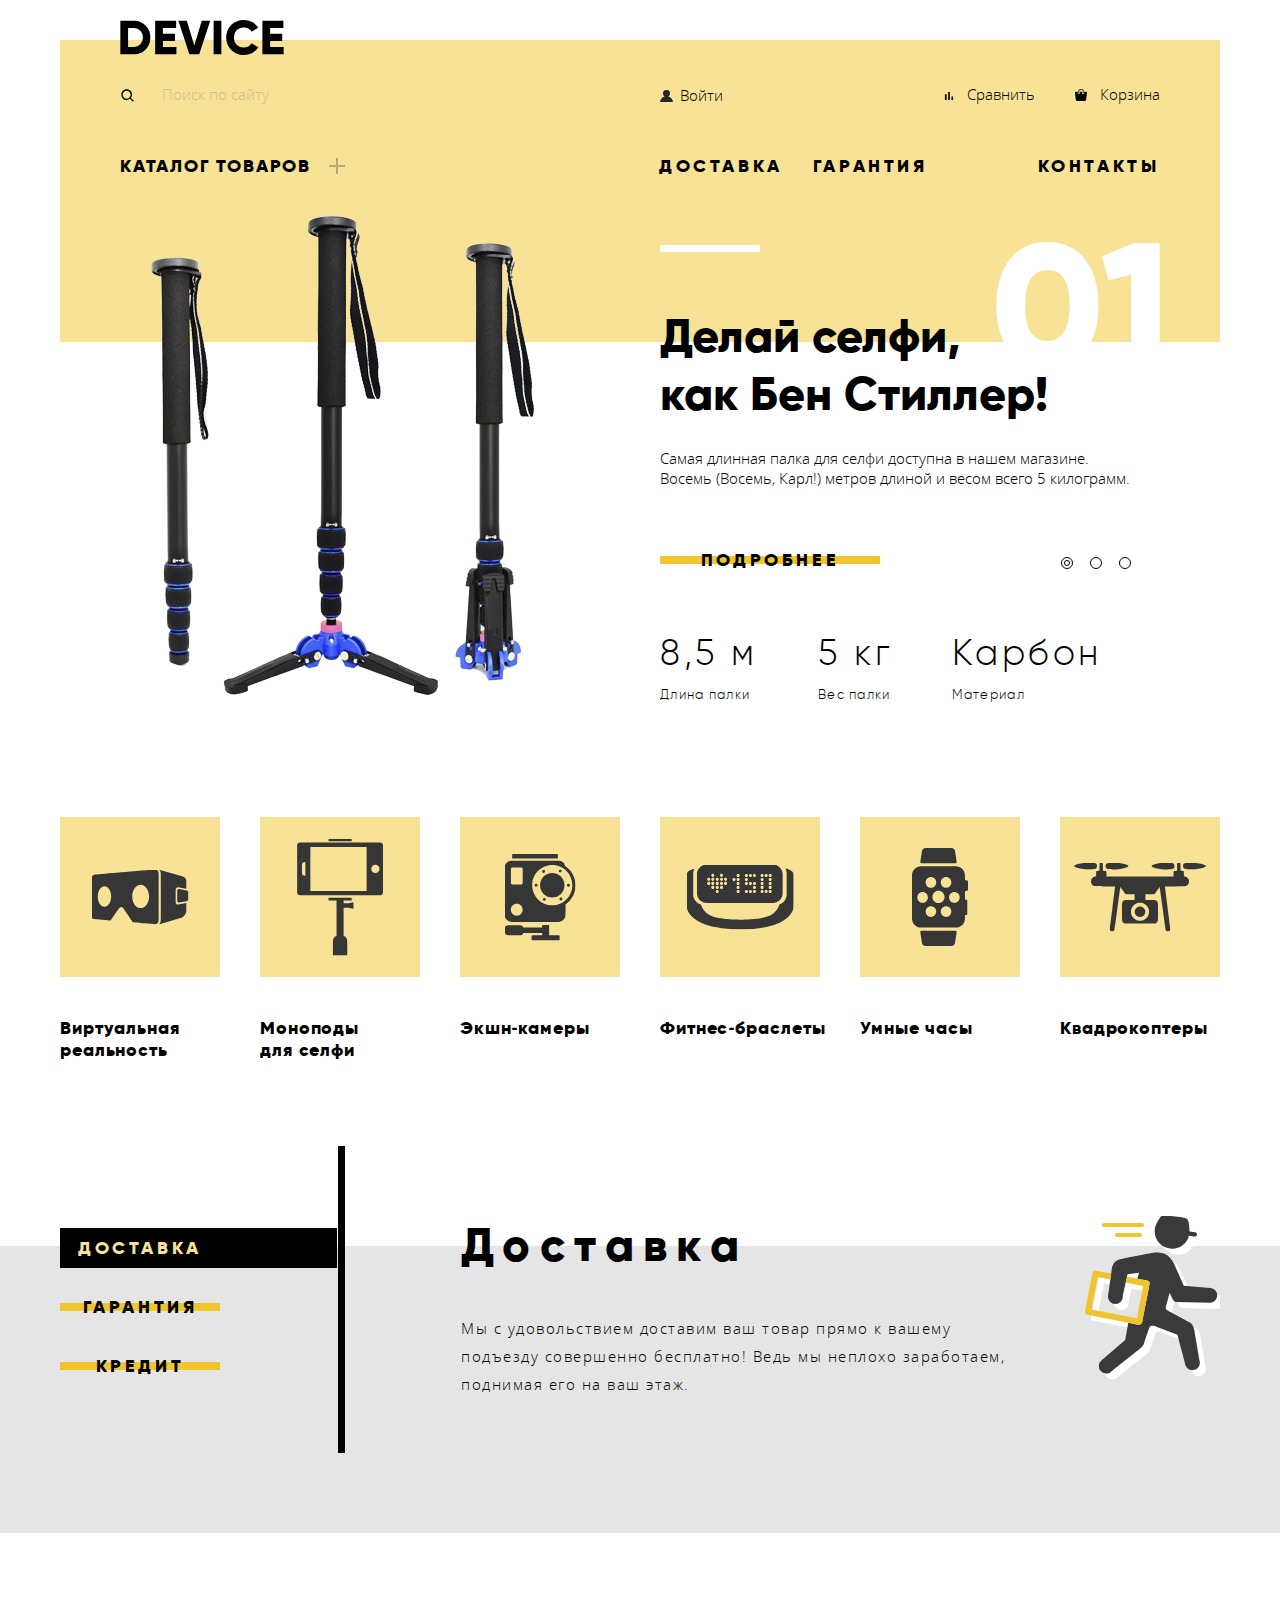
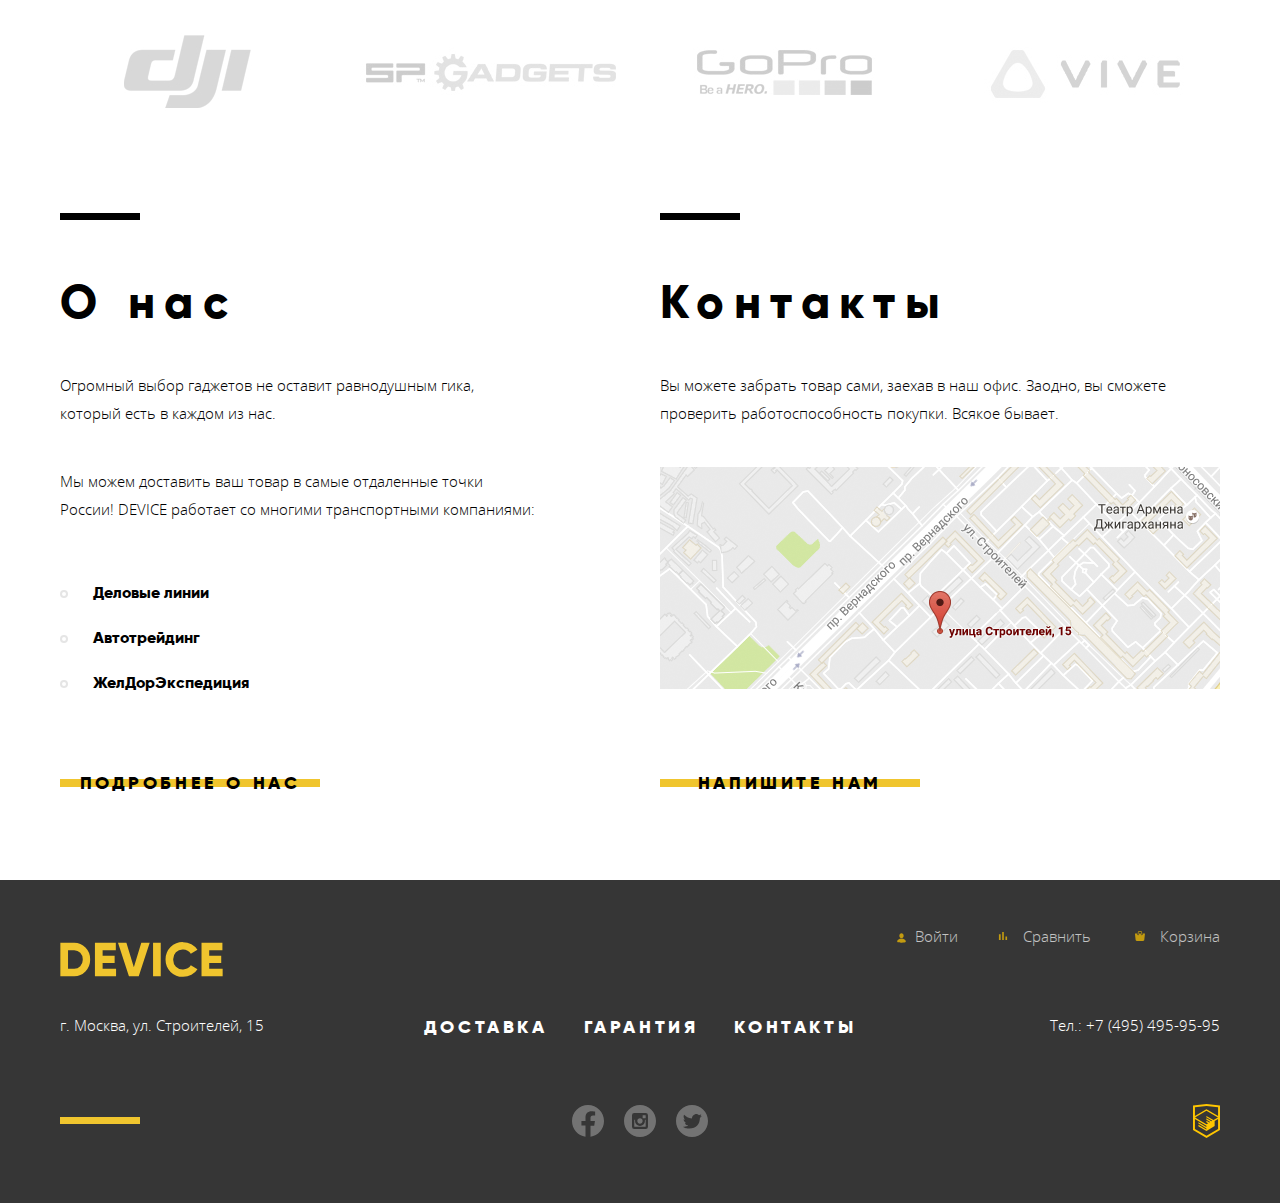
<file: index.html>
<!DOCTYPE html>
<html class="page" lang="ru">
  <head>
    <meta charset="utf-8">
    <title>Девайс</title>
    <link rel="stylesheet" href="css/normalize.css">
    <link rel="stylesheet" href="css/min.styles.css">
  </head>
  <body class="page-body">
    <header class="main-header container">
      <a class="logo header__logo">
        <img class="logo__img" src="img/logo-device.svg" width="164" height="35" alt="Логотип Девайс">
      </a>
      <div class="header-links-wrapper">
        <form class="search-form" action="https://echo.htmlacademy.ru" method="post" aria-label="Поиск по сайту" autocomplete="off">
          <label for="search">
            <img class="search__img" src="img/search.svg" width="16" height="16" alt="Поиск по сайту">
          </label>
          <input class="input-search" type="search" name="query" id="search" placeholder="Поиск по сайту">
          <button class="button-search" type="submit">Найти</button>
        </form>
        <div class="user-menu header__user-menu">
          <a class="user-menu__link user-menu__link_login login_header user-menu__link_header" href="blank.html">Войти</a>
        </div>
        <div class="product-actions header__product-actions">
          <a class="product-actions__link product-actions__link_compare compare_header " href="blank.html">Cравнить</a>
          <a class="product-actions__link product-actions__link_cart cart_header" href="blank.html">Корзина</a>
        </div>
      </div>
      <nav class="navigation">
        <ul class="site-menu header__site-menu">
          <li class="site-menu__item header__catalog-item">
            <a class="site-menu__link site-menu__item_submenu" href="catalog.html">Каталог товаров</a>
            <ul class="submenu">
              <li class="submenu__item">
                <a class="submenu__link" href="catalog.html">Виртуальная реальность</a>
                <a class="submenu__link" href="catalog.html">Моноподы для селфи</a>
                <a class="submenu__link" href="catalog.html">Экшн-камеры</a>
              </li>
              <li class="submenu__item">
                <a class="submenu__link" href="catalog.html">Фитнес-браслеты</a>
                <a class="submenu__link" href="catalog.html">Умные часы</a>
              </li>
              <li class="submenu__item">
                <a class="submenu__link" href="catalog.html">Квадрокоптер</a>
              </li>
            </ul>
          </li>
          <li class="site-menu__item">
            <a class="site-menu__link header__delivery-link" href="blank.html">Доставка</a>
          </li>
          <li class="site-menu__item">
            <a class="site-menu__link header__warranty-link" href="blank.html">Гарантия</a>
          </li>
          <li class="site-menu__item header__contacts-link">
            <a class="site-menu__link" href="blank.html">Контакты</a>
          </li>
        </ul>
      </nav>
    </header>
    <main>
      <h1 class="visually-hidden">
        Главная страница интернет-магазина техники Device
      </h1>
      <section class="promo container">
        <h2 class="visually-hidden">Промо-товары</h2>
        <ul class="promo-slider">
          <li class="promo-slider__item slider_current">
            <h3 class="visually-hidden">Селфи палка</h3>
            <div class="promo-slider__img-wrapper">
              <img class="promo-slider__img" src="img/slider-1.png" width="384" height="486" alt="Cелфи палка со штативом и без него">
            </div>
            <div class="promo-slider__description">
            <div class="promo-slide__number">01</div>
              <p class="slogan">
                <em>
                    Делай селфи,<br>
                    как Бен Стиллер!
                </em>
              </p>
              <p class="promo-slider__text">
                Самая длинная палка для селфи доступна в нашем магазине.
                Восемь (Восемь, Карл!) метров длиной и весом всего 5 килограмм.
              </p>
              <button class="promo-slider__button button-common">Подробнее</button>
              <ul class="profile">
                <li class="profile__item">
                  <p class="profile__value">8,5 м</p>
                  <p class="profile__header">Длина палки</p>
                </li>
                <li class="profile__item">
                  <p class="profile__value">5 кг</p>
                  <p class="profile__header">Вес палки</p>
                </li>
                <li class="profile__item">
                  <p class="profile__value">Карбон</p>
                  <p class="profile__header">Материал</p>
                </li>
              </ul>
            </div>
          </li>
          <li class="promo-slider__item">
            <h3 class="visually-hidden">Фитнес-браслет</h3>
            <div class="promo-slider__img-wrapper">
              <img class="promo-slider__img" src="img/slider-2.png" width="345" height="483" alt="Браслет с надписью я вижу, что ты снова ешь">
            </div>
            <div class="promo-slider__description">
            <div class="promo-slide__number">02</div>
              <p class="slogan">
                <em>
                  Худеем<br>
                  правильно!
                </em>
              </p>
              <p class="promo-slider__text">
                Мотивирующие фитнес-браслеты помогут найти в себе силы
                не пропускать занятия и соблюдать диету.
              </p>
              <button class="promo-slider__button button-common">Подробнее</button>
              <ul class="profile">
                <li class="profile__item">
                  <p class="profile__value">48 часов</p>
                  <p class="profile__header">без подзарядки</p>
                </li>
              </ul>
            </div>
          </li>
          <li class="promo-slider__item">
            <h3 class="visually-hidden">Квадрокоптер</h3>
            <div class="promo-slider__img-wrapper">
              <img class="promo-slider__img" src="img/slider-3.png" width="526" height="334" alt="Квадрокоптер с лазером из объектива">
            </div>
            <div class="promo-slider__description">
            <div class="promo-slide__number">03</div>
              <p class="slogan">
                <em>
                  Порхает как бабочка,<br>
                  жалит как пчела!
                </em>
              </p>
              <p class="promo-slider__text">
                Этот обычный, на первый взгляд, квадрокоптер оснащен
                мощным лазером, замаскированным под стандартную камеру.
              </p>
              <button class="promo-slider__button button-common">Подробнее</button>
              <ul class="profile">
                <li class="profile__item">
                  <p class="profile__value">800 м</p>
                  <p class="profile__header">Дальность полета</p>
                </li>
                <li class="profile__item">
                  <p class="profile__value">50 м</p>
                  <p class="profile__header">Радиус поражения</p>
                </li>
              </ul>
            </div>
          </li>
        </ul>
        <ul class="slider-controls">
          <li class="slider-controls__item">
            <button class="slider-controls__button button_current" type="button" aria-label="Первый слайд"></button>
          </li>
          <li class="slider-controls__item">
            <button class="slider-controls__button" type="button" aria-label="Второй слайд"></button>
          </li>
          <li class="slider-controls__item">
            <button class="slider-controls__button" type="button" aria-label="Третий слайд"></button>
          </li>
        </ul>
      </section>
      <section class="container">
        <h2 class="visually-hidden">Популярные-категории</h2>
        <ul class="popular">
          <li class="popular__item">
            <a class="popular__link" href="catalog.html">
              <div class="popular__wrapper">
                <img class="popular__img" src="img/popular-1.svg" width="97" height="55" alt="Иконка оки виртуальной реальности">
              </div>
              <h3 class="popular__header">Виртуальная реальность</h3>
            </a>
          </li>
          <li class="popular__item">
            <a class="popular__link" href="catalog.html">
              <div class="popular__wrapper">
                <img class="popular__img" src="img/popular-2.svg" width="86" height="117" alt="Иконка монопода со смартфоном">
              </div>
              <h3 class="popular__header">Моноподы для селфи</h3>
            </a>
          </li>
          <li class="popular__item">
            <a class="popular__link" href="catalog.html">
              <div class="popular__wrapper">
                <img class="popular__img" src="img/popular-3.svg" width="71" height="87" alt="Иконка экшн-камеры">
              </div>
              <h3 class="popular__header">Экшн&#8209;камеры</h3>
            </a>
          </li>
          <li class="popular__item">
            <a class="popular__link" href="catalog.html">
              <div class="popular__wrapper">
                <img class="popular__img" src="img/popular-4.svg" width="107" height="65" alt="Иконка фитнес браслета">
              </div>
              <h3 class="popular__header">Фитнес&#8209;браслеты</h3>
            </a>
          </li>
          <li class="popular__item">
            <a class="popular__link" href="catalog.html">
              <div class="popular__wrapper">
                <img class="popular__img" src="img/popular-5.svg" width="56" height="98" alt="Иконка умных часов">
              </div>
              <h3 class="popular__header">Умные часы</h3>
            </a>
          </li>
          <li class="popular__item">
            <a class="popular__link" href="catalog.html">
              <div class="popular__wrapper">
                <img class="popular__img" src="img/popular-6.svg" width="132" height="69" alt="Иконка квпдракоптера">
              </div>
              <h3 class="popular__header">Квадрокоптеры</h3>
            </a>
          </li>
        </ul>
      </section>
      <section class="services">
        <div class="container services-wraper">
          <h2 class="visually-hidden">Сервисы</h2>
          <ul class="service_triggers">
            <li class="services__item">
              <button class="services__button button-common services__button_active">Доставка</button>
            </li>
            <li class="services__item">
              <button class="services__button button-common">Гарантия</button>
            </li>
            <li class="services__item">
              <button class="services__button button-common">Кредит</button>
            </li>
          </ul>
          <ul class="services__tabs">
            <li id="delivery" class="tab__item tab_current">
              <h3 class="tab__header">Доставка</h3>
              <p class="tab__text">
                Мы с удовольствием доставим ваш товар прямо к вашему
                подъезду совершенно бесплатно! Ведь мы неплохо
                заработаем, поднимая его на ваш этаж.
              </p>
            </li>
            <li id="warranty" class="tab__item">
              <h3 class="tab__header">Гарантия</h3>
              <p class="tab__text">
                Если из-за возгорания купленного у нас товара у вас сгорит дом —
                не переживайте, мы выдадим вам новый.
                Товар, не дом, конечно же.
              </p>
            </li>
            <li id="credit" class="tab__item">
            <h3 class="tab__header">Кредит</h3>
            <p class="tab__text">
              Залезть в долговую яму стало проще! Кредитные консультанты
              подберут для вас наиболее выгодные
              условия кредита. Выгодные для нашего банка, разумеется.
            </p>
          </li>
          </ul>
        </div>
      </section>
      <section class="container">
        <h2 class="visually-hidden">Бренды</h2>
        <ul class="brands flexbox">
          <li class="brands__item">
            <a class="brands__link" target="_blank" href="https://www.dji.com/">
              <img class="brands__img" src="img/dji.jpg" width="260" height="100" alt="Логотип фирмы DJI">
            </a>
          </li>
          <li class="brands__item">
            <a class="brands__link" target="_blank" href="http://www.sp-gadgets.com/">
              <img class="brands__img" src="img/sp-gadgets.jpg" width="260" height="100" alt="Логотип фирмы SP Gadgets">
            </a>
          </li>
          <li class="brands__item">
            <a class="brands__link" target="_blank" href="https://gopro.com/">
              <img class="brands__img" src="img/gopro.jpg" width="260" height="100" alt="Логотип фирмы GoPro">
            </a>
          </li>
          <li class="brands__item">
            <a class="brands__link" target="_blank" href="https://www.vive.com/">
              <img class="brands__img" src="img/vive.jpg" width="260" height="100" alt="Логотип фирмы Vive">
            </a>
          </li>
        </ul>
      </section>
      <div class="info-wrapper container flexbox">
        <section class="about-us">
        <h2 class="info-header">О нас</h2>
        <p class="advantages__item">
          Огромный выбор гаджетов не оставит равнодушным гика,
          который есть в каждом из нас.
        </p>
        <p class="advantages__item">
          Мы можем доставить ваш товар в самые отдаленные точки
          России! DEVICE работает со многими транспортными компаниями:
        </p>
        <ul class="company-list">
          <li class="company-list__item"><b>Деловые линии</b></li>
          <li class="company-list__item"><b>Автотрейдинг</b></li>
          <li class="company-list__item"><b>ЖелДорЭкспедиция</b></li>
        </ul>
        <a class="button-common about-us__button" href="blank.html"><span>подробнее о нас</span></a>
      </section>
        <section class="contacts">
        <h2 class="info-header">Контакты</h2>
        <p class="advantages__item">
          Вы можете забрать товар сами, заехав в наш офис.
          Заодно, вы сможете проверить работоспособность покупки. Всякое бывает.
        </p>
        <a class="map__show" href="map.html" aria-label="Перейти на yandex карты">
          <img src="img/map.png" width="560" height="222" alt="Карта с маркером Москва улица Строителй 15">
        </a>
        <a class="button-common contact__button contact__show" href="writeus.html"><span>напишите нам</span></a>
      </section>
      </div>
    </main>
    <footer class="main-footer">
      <div class="container">
        <div class="footer-wrapper-top flexbox">
          <a class="logo footer__logo">
            <span class="visually-hidden">Логотип Девайс</span>
            <svg  width="163" height="35" xmlns="http://www.w3.org/2000/svg" viewBox="0 0 164 35">
              <path d="m0.35 0.7v33.6h13.532a15.723 15.723 0 0 0 11.72-4.824 16.464 16.464 0 0 0 4.712-11.976 16.465 16.465 0 0 0-4.712-11.976 15.723 15.723 0 0 0-11.72-4.824zm7.733 26.208v-18.819h5.8a8.648 8.648 0 0 1 6.5 2.568 9.412 9.412 0 0 1 2.489 6.84 9.41 9.41 0 0 1-2.489 6.84 8.646 8.646 0 0 1-6.5 2.568h-5.8zm34.8-5.952h12.082v-7.3h-12.086v-5.567h13.291v-7.389h-21.024v33.6h21.265v-7.392h-13.532v-5.952zm36.343 13.344 11.019-33.6h-8.458l-7.491 24.72-7.491-24.72h-8.457l11.019 33.6zm14.4 0h7.733v-33.6h-7.733zm38.615-1.416a15.514 15.514 0 0 0 6.041-5.688l-6.67-3.84a7.488 7.488 0 0 1-3.165 3.024 9.874 9.874 0 0 1-4.664 1.1 9.594 9.594 0 0 1-7.177-2.736 9.907 9.907 0 0 1-2.682-7.248 9.908 9.908 0 0 1 2.682-7.248 9.594 9.594 0 0 1 7.177-2.736 9.914 9.914 0 0 1 4.64 1.08 7.6 7.6 0 0 1 3.189 3.048l6.67-3.84a15.881 15.881 0 0 0-6.09-5.688 17.419 17.419 0 0 0-8.409-2.088 17.12 17.12 0 0 0-17.592 17.472 17.12 17.12 0 0 0 17.589 17.476 17.519 17.519 0 0 0 8.458-2.088zm17.881-11.928h12.082v-7.3h-12.085v-5.567h13.29v-7.389h-21.022v33.6h21.264v-7.392h-13.532v-5.952z" fill="#F0C52E"/>
            </svg>
          </a>
          <div class="footer-links-wrapper flexbox">
            <div class="user-menu">
              <a class="user-menu__link user-menu__link_login guest_footer user-menu__link_footer"
                 href="blank.html">Войти</a>
            </div>
            <div class="product-actions">
              <a class="product-actions__link product-actions__link_compare compare_footer product-actions__link_footer"
                 href="blank.html">Cравнить</a>
              <a class="product-actions__link product-actions__link_cart cart_footer product-actions__link_footer"
                 href="blank.html">Корзина</a>
            </div>
          </div>
        </div>
        <div class="footer-wrapper-middle flexbox">
          <address class="address">
            г. Москва, ул. Строителей, 15
          </address>
          <nav class="navigation">
            <ul class="site-menu footer__site-menu">
              <li class="site-menu__item site-menu__item_footer">
                <a class="site-menu__link " href="blank.html">Доставка</a>
              </li>
              <li class="site-menu__item site-menu__item_footer">
                <a class="site-menu__link" href="blank.html">Гарантия</a>
              </li>
              <li class="site-menu__item site-menu__item_footer">
                <a class="site-menu__link" href="blank.html">Контакты</a>
              </li>
            </ul>
          </nav>
          <div class="phone-wrapper">
            <a class="phone" href="tel:+74954959595">
              Тел.: +7 (495) 495-95-95
            </a>
          </div>
        </div>
        <div class="footer-wrapper-bottom flexbox">
          <section class="social">
            <h2 class="visually-hidden">Социальные сети</h2>
            <ul class="social-list flexbox">
              <li class="social__item">
                <a class="social__link" target="_blank" href="https://www.facebook.com/">
                  <img src="img/fb.svg" width="32" height="32" alt="Фейсбук">
                </a>
              </li>
              <li class="social__item">
                <a class="social__link" target="_blank" href="https://www.instagram.com/">
                  <img src="img/instagram.svg" width="32" height="32" alt="Инстаграм">
                </a>
              </li>
              <li class="social__item">
                <a class="social__link" target="_blank" href="https://twitter.com/">
                  <img src="img/twitter.svg" width="32" height="32" alt="Твиттер">
                </a>
              </li>
          </ul>
          </section>
          <div class="html-academy-wrapper">
            <a class="html-academy" target="_blank" href="https://htmlacademy.ru/intensive/htmlcss" aria-label="Перейти на сайт 'htmlacademy.ru'">
              <img src="img/logo-html.svg" width="27" height="34" alt="HTML Academy">
            </a>
          </div>
        </div>
      </div>
    </footer>
    <section class="modal-contact">
      <h2 class="visually-hidden">Форма обратной связи</h2>
      <form class="contact-form" action="https://echo.htmlacademy.ru" method="post">
        <p class="contact-form__field">
          <label class="modal-contact__label" for="contact-name">Ваше имя:</label>
          <input class="base-field name" type="text" name="name" id="contact-name" placeholder="Имя Фамилия">
        </p>
        <p class="contact-form__field">
          <label class="modal-contact__label" for="contact-email">Ваш e-mail:</label>
          <input class="base-field email" type="email" name="email" id="contact-email" placeholder="email@example.com">
        </p>
        <p class="contact-form__field">
          <label  class="modal-contact__label" for="contact-message">Текст письма:</label>
          <textarea class="base-field message" name="message" rows="9" id="contact-message" placeholder="В свободной форме"></textarea>
        </p>
        <button class="button-common modal-contact__submit" type="submit">Отправить</button>
      </form>
      <button class="modal-contact__close" type="button" aria-label="Закрыть форму обратной связи"></button>
    </section>
    <section class="modal-map">
      <h2 class="visually-hidden">Как до нас добраться</h2>
      <iframe class="modal-map__iframe" src="https://www.google.com/maps/embed?pb=!1m18!1m12!1m3!1d1124.5350115390638!2d37.53049239862306!3d55.68777033966506!2m3!1f0!2f0!3f0!3m2!1i1024!2i768!4f13.1!3m3!1m2!1s0x46b54cf65f5c8955%3A0x694710ccd55501e!2sUlitsa%20Stroiteley%2C%2015%2C%20Moskva%2C%20119311!5e0!3m2!1sen!2sru!4v1593605683647!5m2!1sen!2sru" width="960" height="560"  allowfullscreen="" aria-hidden="false" tabindex="0"></iframe>
      <img class="modal-map__img" src="img/map-big.png" width="960" height="560" alt="Карта с маркером Москва улица Строителй 15">
      <button class="modal-map__close" type="button" aria-label="Закрыть карту"></button>
    </section>
  <script src="js/min.javascript.js"></script>
  </body>
</html>
</file>
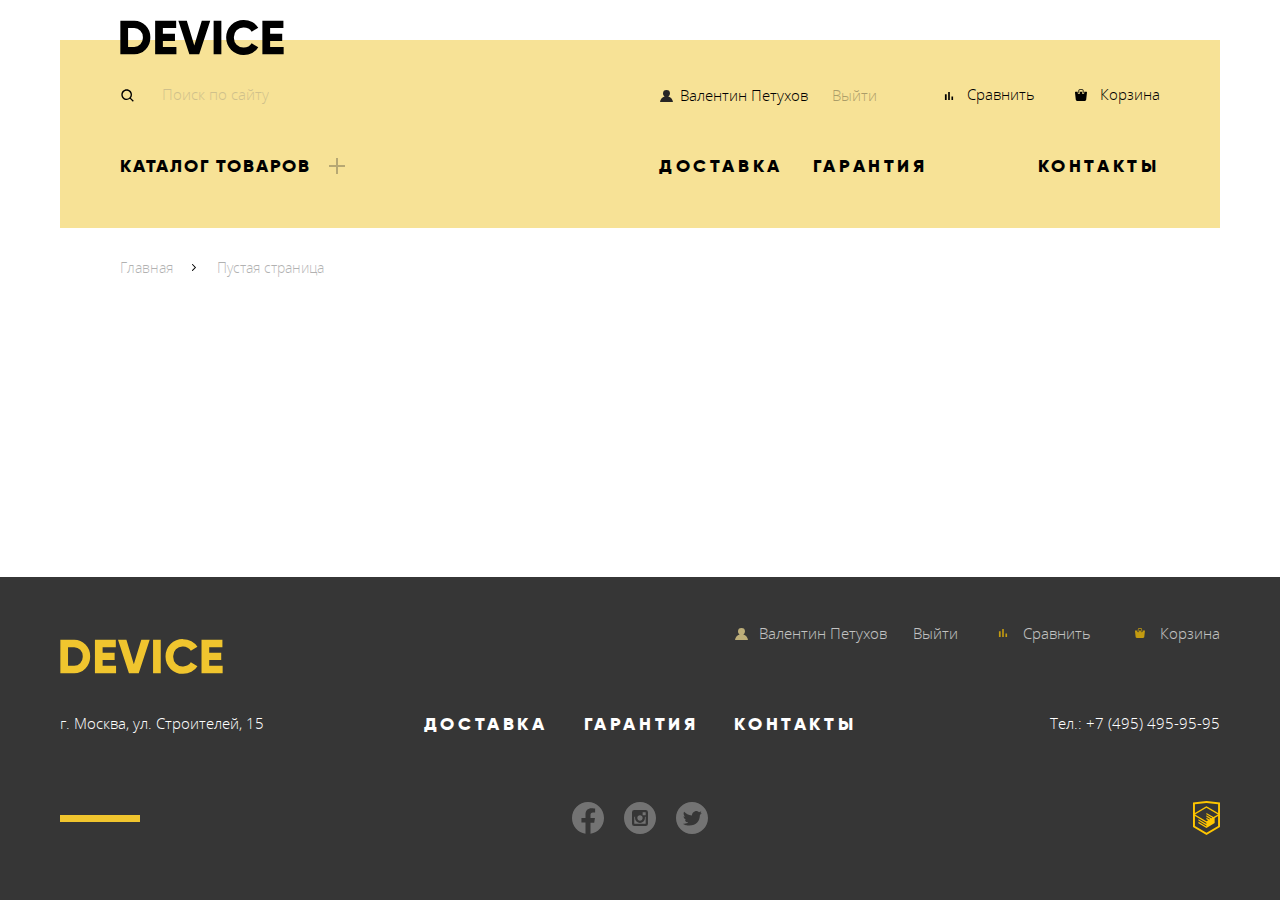
<file: blank.html>
<!DOCTYPE html>
<html class="page" lang="ru">
  <head>
    <meta charset="utf-8">
    <title>Девайс</title>
    <link rel="stylesheet" href="css/normalize.css">
    <link rel="stylesheet" href="css/styles.css">
  </head>
  <body class="page-body">
    <header class="main-header container">
      <a class="logo header__logo logo_interactive" href="index.html">
        <img class="logo__img" src="img/logo-device.svg" width="164" height="35" alt="Логотип Девайс">
      </a>
      <div class="header-links-wrapper">
        <form class="search-form" action="https://echo.htmlacademy.ru" method="post" aria-label="Поиск по сайту" autocomplete="off">
          <label for="search">
            <img class="search__img" src="img/search.svg" width="16" height="16" alt="Поиск по сайту">
          </label>
          <input class="input-search" type="search" name="query" id="search" placeholder="Поиск по сайту">
          <button class="button-search" type="submit">Найти</button>
        </form>
        <div class="user-menu header__user-menu">
          <a class="user-menu__link user-menu__link_login login_header user-menu__link_header" href="blank.html">Валентин Петухов</a>
          <a class="user-menu__link logout-header " href="#">Выйти</a>
        </div>
        <div class="product-actions header__product-actions">
          <a class="product-actions__link product-actions__link_compare compare_header " href="blank.html">Cравнить</a>
          <a class="product-actions__link product-actions__link_cart cart_header" href="blank.html">Корзина</a>
        </div>
      </div>
      <nav class="navigation">
        <ul class="site-menu header__site-menu">
          <li class="site-menu__item header__catalog-item">
            <a class="site-menu__link site-menu__item_submenu" href="catalog.html">Каталог товаров</a>
            <ul class="submenu">
              <li class="submenu__item">
                <a class="submenu__link" href="catalog.html">Виртуальная реальность</a>
                <a class="submenu__link" href="catalog.html">Моноподы для селфи</a>
                <a class="submenu__link" href="catalog.html">Экшн-камеры</a>
              </li>
              <li class="submenu__item">
                <a class="submenu__link" href="catalog.html">Фитнес-браслеты</a>
                <a class="submenu__link" href="catalog.html">Умные часы</a>
              </li>
              <li class="submenu__item">
                <a class="submenu__link" href="catalog.html">Квадрокоптеры</a>
              </li>
            </ul>
          </li>
          <li class="site-menu__item">
            <a class="site-menu__link header__delivery-link" href="blank.html">Доставка</a>
          </li>
          <li class="site-menu__item">
            <a class="site-menu__link header__warranty-link" href="blank.html">Гарантия</a>
          </li>
          <li class="site-menu__item header__contacts-link">
            <a class="site-menu__link" href="blank.html">Контакты</a>
          </li>
        </ul>
      </nav>
    </header>
    <main>
      <section class="container">
        <h1 class="visually-hidden">
        Пустая страница
        </h1>
        <ul class="breadcrumbs">
          <li class="breadcrumbs__item">
            <a class="breadcrumbs__link" href="index.html">Главная</a>
          <li class="breadcrumbs__item">
            <a class="breadcrumbs__link" href="#">Пустая страница</a>
          </li>
        </ul>
      </section>
    </main>
    <footer class="main-footer">
      <div class="container">
        <div class="footer-wrapper-top flexbox">
          <a class="logo footer__logo logo_interactive" href="index.html">
            <span class="visually-hidden">Логотип Девайс</span>
            <svg  width="163" height="35" xmlns="http://www.w3.org/2000/svg" viewBox="0 0 164 35">
              <path d="m0.35 0.7v33.6h13.532a15.723 15.723 0 0 0 11.72-4.824 16.464 16.464 0 0 0 4.712-11.976 16.465 16.465 0 0 0-4.712-11.976 15.723 15.723 0 0 0-11.72-4.824zm7.733 26.208v-18.819h5.8a8.648 8.648 0 0 1 6.5 2.568 9.412 9.412 0 0 1 2.489 6.84 9.41 9.41 0 0 1-2.489 6.84 8.646 8.646 0 0 1-6.5 2.568h-5.8zm34.8-5.952h12.082v-7.3h-12.086v-5.567h13.291v-7.389h-21.024v33.6h21.265v-7.392h-13.532v-5.952zm36.343 13.344 11.019-33.6h-8.458l-7.491 24.72-7.491-24.72h-8.457l11.019 33.6zm14.4 0h7.733v-33.6h-7.733zm38.615-1.416a15.514 15.514 0 0 0 6.041-5.688l-6.67-3.84a7.488 7.488 0 0 1-3.165 3.024 9.874 9.874 0 0 1-4.664 1.1 9.594 9.594 0 0 1-7.177-2.736 9.907 9.907 0 0 1-2.682-7.248 9.908 9.908 0 0 1 2.682-7.248 9.594 9.594 0 0 1 7.177-2.736 9.914 9.914 0 0 1 4.64 1.08 7.6 7.6 0 0 1 3.189 3.048l6.67-3.84a15.881 15.881 0 0 0-6.09-5.688 17.419 17.419 0 0 0-8.409-2.088 17.12 17.12 0 0 0-17.592 17.472 17.12 17.12 0 0 0 17.589 17.476 17.519 17.519 0 0 0 8.458-2.088zm17.881-11.928h12.082v-7.3h-12.085v-5.567h13.29v-7.389h-21.022v33.6h21.264v-7.392h-13.532v-5.952z" fill="#F0C52E"/>
            </svg>
          </a>
          <div class="footer-links-wrapper flexbox">
            <div class="user-menu">
              <a class="user-menu__link user-menu__link_footer user-menu__link_login login_footer" href="blank.html">
                <span class="text-overflow">Валентин Петухов</span>
              </a>
              <a class="user-menu__link user-menu__link_footer user-menu__link_logout " href="#">Выйти</a>
            </div>
            <div class="product-actions">
              <a class="product-actions__link product-actions__link_compare compare_footer product-actions__link_footer"
                 href="blank.html">Cравнить</a>
              <a class="product-actions__link product-actions__link_cart cart_footer product-actions__link_footer"
                 href="blank.html">Корзина</a>
            </div>
          </div>
        </div>
        <div class="footer-wrapper-middle flexbox">
          <address class="address">
            г. Москва, ул. Строителей, 15
          </address>
          <nav class="navigation">
            <ul class="site-menu footer__site-menu">
              <li class="site-menu__item site-menu__item_footer">
                <a class="site-menu__link " href="blank.html">Доставка</a>
              </li>
              <li class="site-menu__item site-menu__item_footer">
                <a class="site-menu__link" href="blank.html">Гарантия</a>
              </li>
              <li class="site-menu__item site-menu__item_footer">
                <a class="site-menu__link" href="blank.html">Контакты</a>
              </li>
            </ul>
          </nav>
          <div class="phone-wrapper">
            <a class="phone" href="tel:+74954959595">
              Тел.: +7 (495) 495-95-95
            </a>
          </div>
        </div>
        <div class="footer-wrapper-bottom flexbox">
          <section class="social">
            <h2 class="visually-hidden">Социальные сети</h2>
            <ul class="social-list flexbox">
              <li class="social__item">
                <a class="social__link" target="_blank" href="https://www.facebook.com/">
                  <img src="img/fb.svg" width="32" height="32" alt="Фейсбук">
                </a>
              </li>
              <li class="social__item">
                <a class="social__link" target="_blank" href="https://www.instagram.com/">
                  <img src="img/instagram.svg" width="32" height="32" alt="Инстаграм">
                </a>
              </li>
              <li class="social__item">
                <a class="social__link" target="_blank" href="https://twitter.com/">
                  <img src="img/twitter.svg" width="32" height="32" alt="Твиттер">
                </a>
              </li>
          </ul>
          </section>
          <div class="html-academy-wrapper">
            <a class="html-academy" target="_blank" href="https://htmlacademy.ru/intensive/htmlcss" aria-label="Перейти на сайт 'htmlacademy.ru'">
              <img src="img/logo-html.svg" width="27" height="34" alt="HTML Academy">
            </a>
          </div>
        </div>
      </div>
    </footer>
  </body>
</html>
</file>
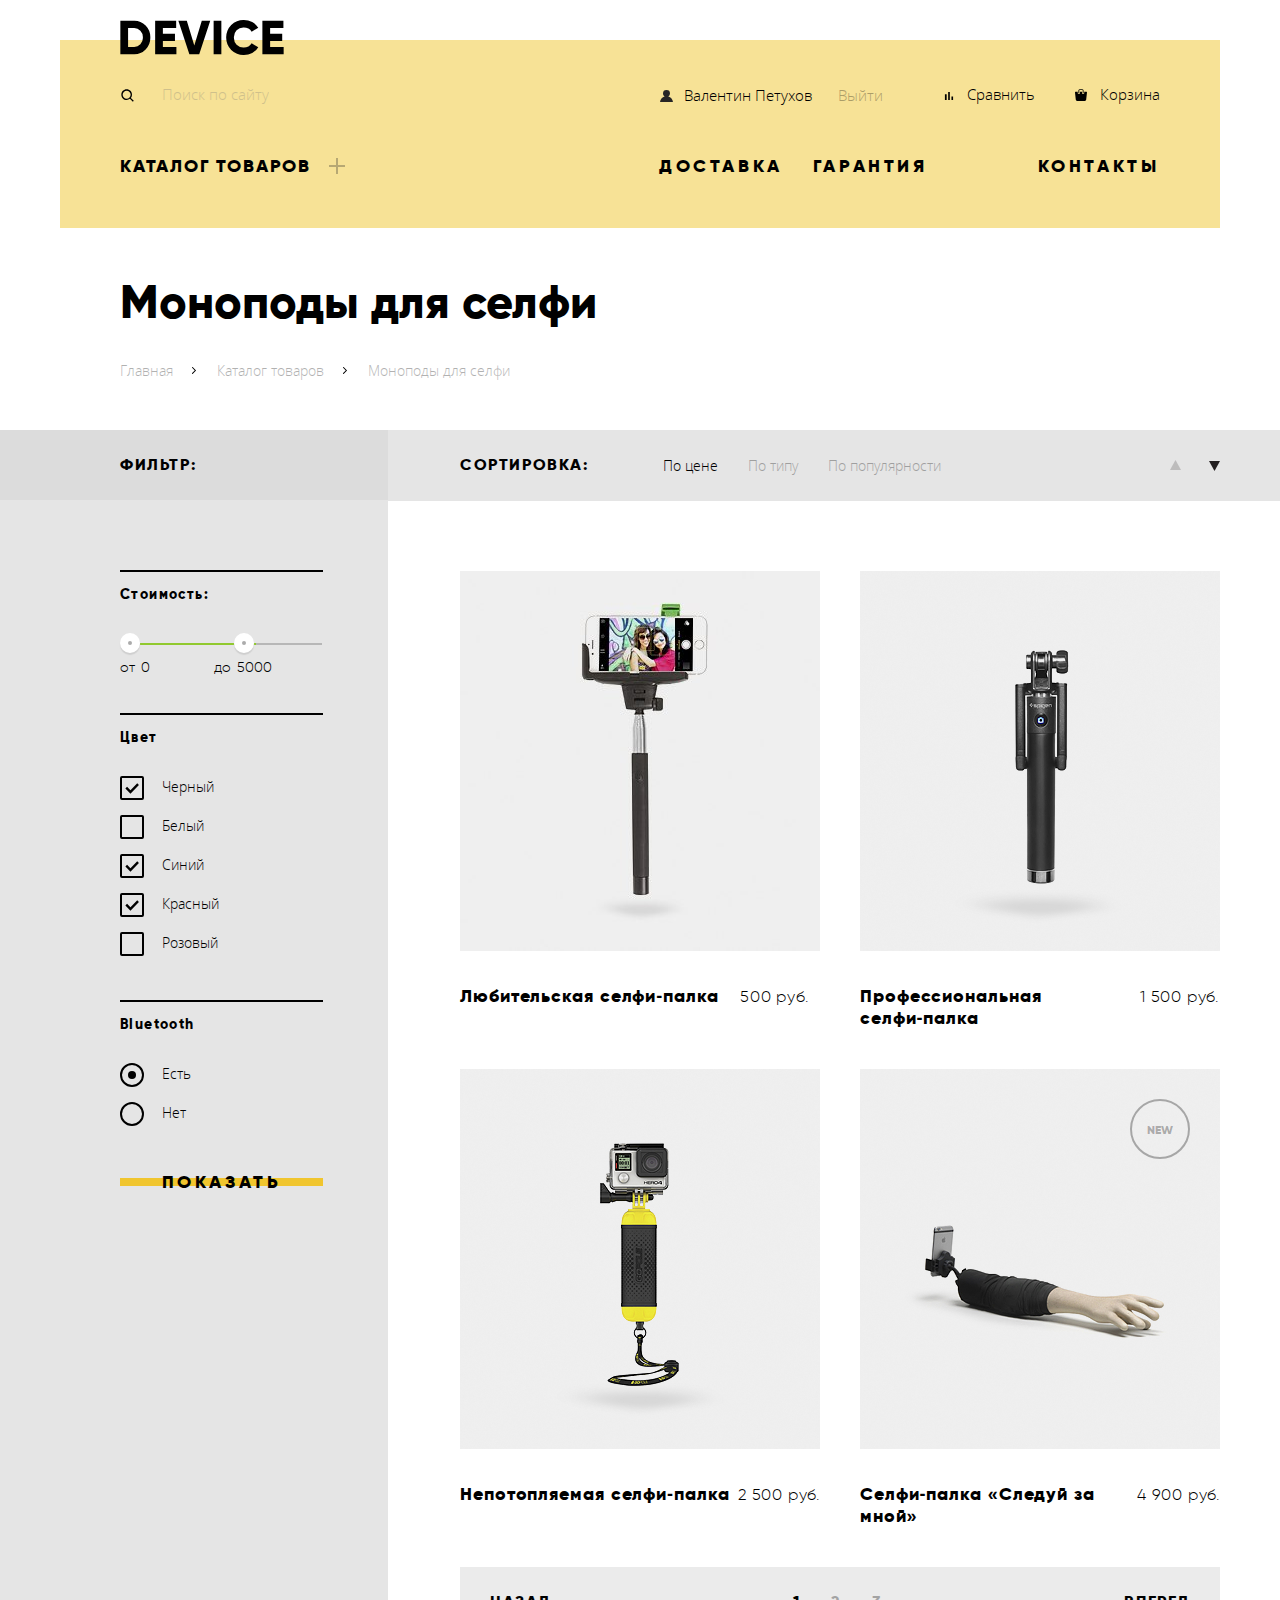
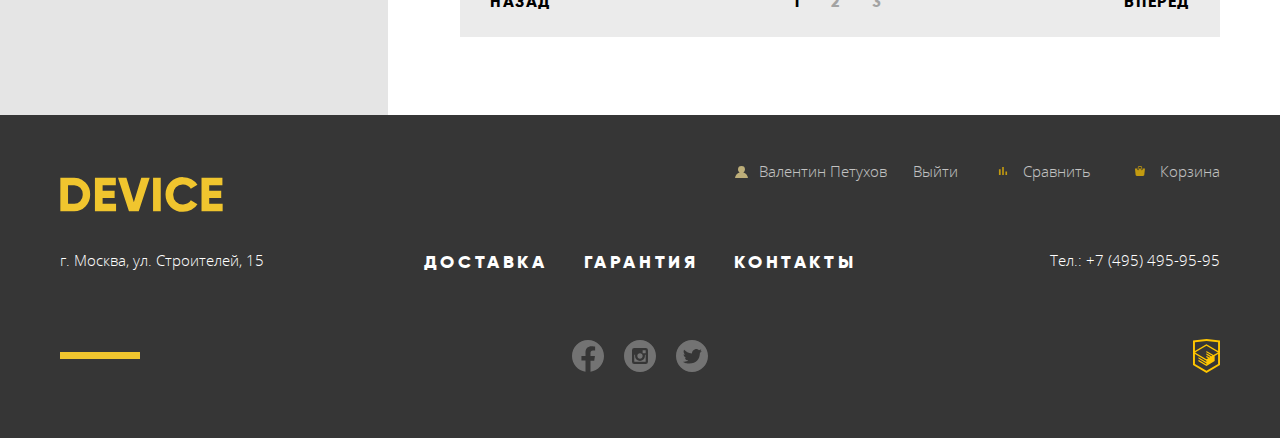
<file: catalog.html>
<!DOCTYPE html>
<html class="page" lang="ru">
  <head>
    <meta charset="utf-8">
    <title>Девайс</title>
    <link rel="stylesheet" href="css/normalize.css">
    <link rel="stylesheet" href="css/min.styles.css">
  </head>
  <body class="page-body">
    <header class="main-header container">
      <a class="logo header__logo logo_interactive" href="index.html">
        <img class="logo__img" src="img/logo-device.svg" width="164" height="35" alt="Логотип Девайс">
      </a>
      <div class="header-links-wrapper">
        <form class="search-form" action="https://echo.htmlacademy.ru" method="post" aria-label="Поиск по сайту" autocomplete="off">
          <label for="search">
            <img class="search__img" src="img/search.svg" width="16" height="16" alt="Поиск по сайту">
          </label>
          <input class="input-search" type="search" name="query" id="search" placeholder="Поиск по сайту">
          <button class="button-search" type="submit"> Найти </button>
        </form>
        <div class="user-menu header__user-menu">
          <a class="user-menu__link user-menu__link_login login_header user-menu__link_header" href="blank.html">
            <span class="text-overflow">Валентин Петухов</span>
          </a>
          <a class="user-menu__link logout-header " href="#">Выйти</a>
        </div>
        <div class="product-actions header__product-actions">
          <a class="product-actions__link product-actions__link_compare compare_header " href="blank.html">Cравнить</a>
          <a class="product-actions__link product-actions__link_cart cart_header" href="blank.html">Корзина</a>
        </div>
      </div>
      <nav class="navigation">
        <ul class="site-menu header__site-menu">
          <li class="site-menu__item header__catalog-item">
            <a class="site-menu__link site-menu__item_submenu" href="catalog.html">Каталог товаров</a>
            <ul class="submenu">
              <li class="submenu__item">
                <a class="submenu__link" href="catalog.html">Виртуальная реальность</a>
                <a class="submenu__link" href="catalog.html">Моноподы для селфи</a>
                <a class="submenu__link" href="catalog.html">Экшн-камеры</a>
              </li>
              <li class="submenu__item">
                <a class="submenu__link" href="catalog.html">Фитнес-браслеты</a>
                <a class="submenu__link" href="catalog.html">Умные часы</a>
              </li>
              <li class="submenu__item">
                <a class="submenu__link" href="catalog.html">Квадрокоптеры</a>
              </li>
            </ul>
          </li>
          <li class="site-menu__item">
            <a class="site-menu__link header__delivery-link" href="blank.html">Доставка</a>
          </li>
          <li class="site-menu__item">
            <a class="site-menu__link header__warranty-link" href="blank.html">Гарантия</a>
          </li>
          <li class="site-menu__item header__contacts-link">
            <a class="site-menu__link" href="blank.html">Контакты</a>
          </li>
        </ul>
      </nav>
    </header>
    <main>
      <section class="container">
        <h1 class="page-title">
          Моноподы для селфи
        </h1>
        <ul class="breadcrumbs">
          <li class="breadcrumbs__item">
            <a class="breadcrumbs__link" href="index.html">Главная</a>
          </li>
          <li class="breadcrumbs__item">
            <a class="breadcrumbs__link" href="blank.html">Каталог товаров</a>
          </li>
          <li class="breadcrumbs__item">
            <a class="breadcrumbs__link" href="blank.html">Моноподы для селфи</a>
          </li>
        </ul>
      </section>
      <div class="decoration-wrapper">
        <div class="container catalog-wrapper">
          <aside class="filters">
            <div class="filter-title__wrapper">
              <h2 class="filter-title">Фильтр:</h2>
            </div>
            <form class="filter" action="https://echo.htmlacademy.ru" method="get">
              <fieldset class="filter__fieldset">
                <legend class="filter__legend">Стоимость:</legend>
                <div class="range-filter">
                  <div class="range-controls">
                    <div class="scale">
                      <div class="bar"></div>
                    </div>
                    <div class="toggle toggle-min" tabindex="0"></div>
                    <div class="toggle toggle-max" tabindex="0"></div>
                  </div>
                  <div class="price-controls">
                    <label class="min-price">
                      от <input type="text" name="min-price" value="0">
                    </label>
                    <label class="max-price">
                      до <input type="text" name="max-price" value="5000">
                    </label>
                  </div>
                </div>
              </fieldset>
              <fieldset class="filter__fieldset">
                <legend class="filter__legend">Цвет</legend>
                <ul class="filter__option-list">
                  <li class="filter__item">
                    <input class="filter__checkbox visually-hidden" type="checkbox" name="color" id="color-black" value="black" checked>
                    <label class="filter__label" for="color-black">Черный</label>
                  </li>
                  <li class="filter__item">
                    <input class="filter__checkbox visually-hidden" type="checkbox" name="color" id="color-white"  value="white">
                    <label class="filter__label" for="color-white">Белый</label>
                  </li>
                  <li class="filter__item">
                    <input class="filter__checkbox visually-hidden" type="checkbox" name="color" id="color-navy" checked value="navy">
                    <label class="filter__label" for="color-navy">Синий</label>
                  </li>
                  <li class="filter__item">
                    <input class="filter__checkbox visually-hidden" type="checkbox" name="color" id="color-red" value="red" checked>
                    <label class="filter__label" for="color-red">Красный</label>
                  </li>
                  <li class="filter__item">
                    <input class="filter__checkbox visually-hidden" type="checkbox" name="color" id="color-pink" value="pink">
                    <label class="filter__label" for="color-pink">Розовый</label>
                  </li>
                </ul>
              </fieldset>
              <fieldset class="filter__fieldset">
                <legend class="filter__legend">Bluetooth</legend>
                <ul class="filter__option-list">
                  <li class="filter__item">
                    <input class="filter__radio visually-hidden" type="radio" name="bluetooth" id="bluetooth-yes" checked value="1">
                    <label class="filter__label" for="bluetooth-yes">Есть</label>
                  </li>
                  <li class="filter__item">
                    <input class="filter__radio visually-hidden" type="radio" name="bluetooth" id="bluetooth-no" value="0">
                    <label class="filter__label" for="bluetooth-no">Нет</label>
                  </li>
                </ul>
              </fieldset>
              <button class="button-common button-show" type="submit"><span>Показать</span></button>
            </form>
          </aside>
          <section class="catalog">
            <h2 class="visually-hidden">Каталог</h2>
            <section class="sort">
              <h2 class="filter-title filter-title_sort">Сортировка:</h2>
              <ul class="sort-options flexbox">
                <li class="sort-options__item">
                  <button class="sort-options__button sort-options__button_active" type="button">По цене</button>
                </li>
                <li class="sort-options__item">
                  <button class="sort-options__button" type="button">По типу</button>
                </li>
                <li class="sort-options__item">
                  <button class="sort-options__button" type="button">По популярности</button>
                </li>

              </ul>
              <ul class="sort-direction flexbox">
                <li>
                  <button class="sort-direction__button sort-direction__up" type="button" aria-label="По возрастанию"></button>
                </li>
                <li>
                  <button class="sort-direction__button sort-direction__down sort-direction__button_active" type="button" aria-label="По убыванию"></button>
                </li>
              </ul>
            </section>
            <h2 class="visually-hidden">Список товаров</h2>
            <ul class="product-list">
              <li class="product">
                <div class="product__actions">
                  <button class="button-common product__button_cart" type="button"><span>В корзину</span></button>
                  <button class="product__button_compare" type="button">Добавить к сравнению</button>
                </div>
                <img class="product__img" src="img/item-1.jpg" width="360" height="380" alt="селфи&#8209;палка со смартфоном">
                <div class="product__description">
                  <h3 class="product__header">
                    <a href="blank.html">Любительская селфи&#8209;палка</a>
                  </h3>
                  <span class="product__price">500 руб.</span>
                </div>
              </li>
              <li class="product">
                <div class="product__actions">
                  <button class="button-common product__button_cart" type="button"><span>В корзину</span></button>
                  <button class="product__button_compare" type="button">Добавить к сравнению</button>
                </div>
                <img class="product__img" src="img/item-2.jpg" width="360" height="380" alt="селфи&#8209;палка в сложенном виде">
                <div class="product__description">
                  <h3 class="product__header">
                    <a href="blank.html">Профессиональная селфи&#8209;палка</a>
                  </h3>
                  <span class="product__price">1 500 руб.</span>
                </div>
              </li>
              <li class="product">
                <div class="product__actions">
                  <button class="button-common product__button_cart" type="button"><span>В корзину</span></button>
                  <button class="product__button_compare" type="button">Добавить к сравнению</button>
                </div>
                <img class="product__img" src="img/item-3.jpg" width="360" height="380" alt="селфи&#8209;палка с прикрепленной экшн камерой и веревочкой для кисти">
                <div class="product__description">
                  <h3 class="product__header">
                    <a href="blank.html">Непотопляемая селфи&#8209;палка</a>
                  </h3>
                  <span class="product__price">2 500 руб.</span>
                </div>
              </li>
              <li class="product product_new">
                <div class="product__actions">
                  <button class="button-common product__button_cart" type="button"><span>В корзину</span></button>
                  <button class="product__button_compare" type="button">Добавить к сравнению</button>
                </div>
                <img class="product__img" src="img/item-4.jpg" width="360" height="380" alt="селфи&#8209;палка со смартфоном и штативом в виде руки">
                <div class="product__description">
                  <h3 class="product__header">
                    <a href="blank.html">селфи&#8209;палка «Следуй за мной»</a>
                  </h3>
                  <span class="product__price">4 900 руб.</span>
                </div>
              </li>
            </ul>
          <section>
            <h3 class="visually-hidden">Постраничный вывод</h3>
            <div class="pagination">
              <button class="pagination__button pagination__button_previous pagination__button-active">Назад</button>
              <div class="pagination-wrapper">
                <div class="pagination__item">
                  <button class="pagination__button pagination__button-active">1</button>
                </div>
                <div class="pagination__item">
                  <button class="pagination__button">2</button>
                </div>
                <div class="pagination__item">
                  <button class="pagination__button">3</button>
                </div>
              </div>
              <button class="pagination__button pagination__button_next pagination__button-active">Вперед</button>
            </div>
          </section>
        </section>
      </div>
      </div>
      </main>
    <footer class="main-footer">
      <div class="container">
        <div class="footer-wrapper-top flexbox">
          <a class="logo footer__logo logo_interactive" href="index.html">
            <span class="visually-hidden">Логотип Девайс</span>
            <svg  width="163" height="35" xmlns="http://www.w3.org/2000/svg" viewBox="0 0 164 35">
              <path d="m0.35 0.7v33.6h13.532a15.723 15.723 0 0 0 11.72-4.824 16.464 16.464 0 0 0 4.712-11.976 16.465 16.465 0 0 0-4.712-11.976 15.723 15.723 0 0 0-11.72-4.824zm7.733 26.208v-18.819h5.8a8.648 8.648 0 0 1 6.5 2.568 9.412 9.412 0 0 1 2.489 6.84 9.41 9.41 0 0 1-2.489 6.84 8.646 8.646 0 0 1-6.5 2.568h-5.8zm34.8-5.952h12.082v-7.3h-12.086v-5.567h13.291v-7.389h-21.024v33.6h21.265v-7.392h-13.532v-5.952zm36.343 13.344 11.019-33.6h-8.458l-7.491 24.72-7.491-24.72h-8.457l11.019 33.6zm14.4 0h7.733v-33.6h-7.733zm38.615-1.416a15.514 15.514 0 0 0 6.041-5.688l-6.67-3.84a7.488 7.488 0 0 1-3.165 3.024 9.874 9.874 0 0 1-4.664 1.1 9.594 9.594 0 0 1-7.177-2.736 9.907 9.907 0 0 1-2.682-7.248 9.908 9.908 0 0 1 2.682-7.248 9.594 9.594 0 0 1 7.177-2.736 9.914 9.914 0 0 1 4.64 1.08 7.6 7.6 0 0 1 3.189 3.048l6.67-3.84a15.881 15.881 0 0 0-6.09-5.688 17.419 17.419 0 0 0-8.409-2.088 17.12 17.12 0 0 0-17.592 17.472 17.12 17.12 0 0 0 17.589 17.476 17.519 17.519 0 0 0 8.458-2.088zm17.881-11.928h12.082v-7.3h-12.085v-5.567h13.29v-7.389h-21.022v33.6h21.264v-7.392h-13.532v-5.952z" fill="#F0C52E"/>
            </svg>
          </a>
          <div class="footer-links-wrapper flexbox">
            <div class="user-menu">
              <a class="user-menu__link user-menu__link_footer user-menu__link_login login_footer" href="blank.html">
                <span class="text-overflow">Валентин Петухов</span>
              </a>
              <a class="user-menu__link user-menu__link_footer user-menu__link_logout " href="#">Выйти</a>
            </div>
            <div class="product-actions">
              <a class="product-actions__link product-actions__link_compare compare_footer product-actions__link_footer" href="blank.html">Cравнить</a>
              <a class="product-actions__link product-actions__link_cart cart_footer product-actions__link_footer" href="blank.html">Корзина</a>
            </div>
          </div>
        </div>
        <div class="footer-wrapper-middle flexbox">
          <address class="address">
            г. Москва, ул. Строителей, 15
          </address>
          <nav class="navigation">
            <ul class="site-menu footer__site-menu">
              <li class="site-menu__item site-menu__item_footer">
                <a class="site-menu__link " href="blank.html">Доставка</a>
              </li>
              <li class="site-menu__item site-menu__item_footer">
                <a class="site-menu__link" href="blank.html">Гарантия</a>
              </li>
              <li class="site-menu__item site-menu__item_footer">
                <a class="site-menu__link" href="blank.html">Контакты</a>
              </li>
            </ul>
          </nav>
          <div class="phone-wrapper">
            <a class="phone" href="tel:+74954959595">
              Тел.: +7 (495) 495-95-95
            </a>
          </div>
        </div>
        <div class="footer-wrapper-bottom flexbox">
          <section class="social">
            <h2 class="visually-hidden">Социальные сети</h2>
            <ul class="social-list flexbox">
              <li class="social__item">
                <a class="social__link" target="_blank" href="https://www.facebook.com/">
                  <img src="img/fb.svg" width="32" height="32" alt="Фейсбук">
                </a>
              </li>
              <li class="social__item">
                <a class="social__link" target="_blank" href="https://www.instagram.com/">
                  <img src="img/instagram.svg" width="32" height="32" alt="Инстаграм">
                </a>
              </li>
              <li class="social__item">
                <a class="social__link" target="_blank" href="https://twitter.com/">
                  <img src="img/twitter.svg" width="32" height="32" alt="Твиттер">
                </a>
              </li>
          </ul>
          </section>
          <div class="html-academy-wrapper">
            <a class="html-academy" target="_blank" href="https://htmlacademy.ru/intensive/htmlcss" aria-label="Перейти на сайт 'htmlacademy.ru'">
              <img src="img/logo-html.svg" width="27" height="34" alt="HTML Academy">
            </a>
          </div>
        </div>
      </div>
    </footer>
  </body>
</html>
</file>
<file: css/min.styles.css>
:root{--basic-black:#000;--basic-black-rgb:0,0,0;--basic-dark:#363636;--basic-white:#fff;--basic-white-rgb:255,255,255;--basic-grey:#464646;--basic-half-grey:#7E7E7E;--basic-grey-light:#E5E5E5;--basic-grey-light-rgb:229,229,229;--special-yellow:#F7E296;--special-green:#91C92F;--special-yellow-dark:#F0C52E;--special-yellow-dark-rgb:240,197,46;--spacial-grey:#A6A6A6;--spacial-grey-middle:#DCDCDC;--special-grey-f2:#F2F2F2;--special-grey-ae:#EAEAEA;--special-grey-eb:#EBEBEB;--special-grey-d9:#D9D9D9;--special-grey-ab:#ABABAB;--special-red:#F6DADA;--box-shadow-cf:0 2px 1px 0 #CFCFCF;--box-shadow-light:0 10px 20px 0 rgba(4,6,6,0.2);--base-f:OpenSans,Arial,sans-serif;--base-light-f:"OpenSans Light",Arial,sans-serif;--secondary-light-f:"Gilroy Light",Arial,sans-serif;--secondary-extra-bold-f:"Gilroy Extra Bold",Arial,sans-serif}@font-face{font-family:"OpenSans Light";src:url(../fonts/opensanslight.woff2) format("woff2"),url(../fonts/opensanslight.woff) format("woff");font-weight:300;font-style:normal}@font-face{font-family:"OpenSans";src:url(../fonts/opensans.woff2) format("woff2"),url(../fonts/opensans.woff) format("woff");font-weight:400;font-style:normal}@font-face{font-family:"Gilroy Light";src:url(../fonts/gilroylight.woff2) format("woff2"),url(../fonts/gilroylight.woff) format("woff");font-weight:300;font-style:normal}@font-face{font-family:"Gilroy Extra Bold";src:url(../fonts/gilroyextrabold.woff2) format("woff2"),url(../fonts/gilroyextrabold.woff) format("woff");font-weight:800;font-style:normal}*,:before,:after{box-sizing:border-box}body{min-width:1200px;font-family:var(--base-light-f);font-size:15px;line-height:20px;color:var(--basic-black);background-color:var(--basic-white)}a{text-decoration:none;color:inherit}img{max-width:100%;height:auto}.page{height:100%}.page-body{min-height:100%;display:grid;grid-template-rows:min-content 1fr min-content;align-content:start}.visually-hidden{position:absolute;width:1px;height:1px;margin:-1px;padding:0;border:0;white-space:nowrap;clip-path:inset(100%);clip:rect(0 0 0 0);overflow:hidden}.button-common{position:relative;z-index:1;border:none;font-family:var(--secondary-extra-bold-f);font-size:18px;line-height:22px;letter-spacing:.2em;text-transform:uppercase;text-align:center;background-color:transparent}.button-common::before{content:"";position:absolute;top:calc(50% - 4px);left:0;z-index:-1;width:100%;height:8px;background-color:var(--special-yellow-dark);transition:all .3s linear}.button-common:active{color:rgba(var(--basic-black-rgb),0.3)}.button-common:focus::before,.button-common:hover::before{vertical-align:middle;top:calc(50% - 20px);height:40px}.container{width:1160px;margin:0 auto}.main-header{position:relative;min-height:154px;margin-top:40px;padding:24px 60px 0;background-color:var(--special-yellow)}.header__logo{position:absolute;top:-20px}.header-links-wrapper{display:flex;flex-wrap:wrap;align-items:center;margin-top:4px}.search-form{display:flex;position:relative;width:440px;margin-right:100px}.search__img{content:"";position:absolute;top:20px;width:16px;height:16px}.input-search{flex-grow:1;margin-right:0;padding:14px 0 14px 40px;border:2px solid transparent;border-right:none;font-size:15px;line-height:20px;background-color:transparent;opacity:.3}.input-search:hover{opacity:.6}.input-search:focus{border-bottom-color:var(--basic-black)}.button-search{position:absolute;top:-9999px;padding:14px 17px;font-family:inherit;line-height:20px;text-transform:uppercase;background-color:var(--special-yellow);opacity:0}.input-search:focus + .button-search{top:0;right:0;opacity:1;pointer-events:auto}.button-search:hover{top:0;right:0;background-color:var(--basic-black);color:var(--basic-white);opacity:1}.button-search:active{background-color:var(--basic-black);color:var(--basic-white);opacity:1;color:rgba(var(--basic-white-rgb),0.3)}.text-overflow{display:inline-block;vertical-align:bottom;width:130px;white-space:nowrap;overflow:hidden;text-overflow:ellipsis}.user-menu__link{display:inline-block;vertical-align:middle}.user-menu__link_header{margin-right:20px}.user-menu__link_login::before{content:"";display:inline-block;vertical-align:middle;width:14px;height:14px;margin-right:6px}.login_header::before{background:url(../img/user.svg) no-repeat}.logout-header{opacity:.3}.logout-header:hover,.logout-header:focus{opacity:.7}.header__product-actions{display:flex;flex-wrap:wrap;margin-left:auto}.product-actions__link{display:inline-block;vertical-align:middle;margin-left:40px}.product-actions__link_compare::before{content:"";display:inline-block;width:14px;height:14px;vertical-align:middle;margin-right:11px}.compare_header::before{background:url(../img/compare.svg) no-repeat}.product-actions__link_cart::before{content:"";display:inline-block;width:14px;height:14px;vertical-align:middle;margin-right:11px}.cart_header::before{background:url(../img/cart.svg) no-repeat}.site-menu{margin:0;padding:0;list-style:none}.footer__site-menu{max-width:500px}.header__site-menu{display:flex;flex-wrap:wrap;margin-top:25px;margin-bottom:40px}.site-menu__item{font-family:var(--secondary-extra-bold-f);font-size:18px;line-height:22px;text-transform:uppercase;letter-spacing:.2em}.site-menu__item:nth-child(n+5){margin-right:20px}.header__catalog-item{letter-spacing:.1em;margin-right:310px}.site-menu__link{display:inline-block;padding-top:10px;padding-bottom:10px;vertical-align:middle}.header__delivery-link{margin-right:30px}.header__warranty-link{margin-right:110px}.header__contacts-link{margin-right:-4px}.site-menu__button{border:none;background-color:inherit;opacity:.3}.submenu{display:none;padding:5px 60px 40px;list-style:none}.submenu__item{display:flex;flex-wrap:wrap;flex-direction:column;margin-top:15px;margin-right:60px}.submenu__item .submenu__link:nth-child(3n){margin-bottom:0}.submenu__item{font-family:var(--base-light-f);font-size:15px;line-height:20px;letter-spacing:0;text-transform:lowercase}.submenu__link::first-letter{text-transform:capitalize}.submenu__link{margin-bottom:16px}.site-menu__item_submenu::after{content:"";display:inline-block;width:20px;height:20px;margin-left:18px;padding:4px;vertical-align:middle;background:url(../img/plus.svg) no-repeat;opacity:.3}.header__catalog-item:hover .submenu{display:flex;flex-wrap:wrap;justify-content:start;position:absolute;left:0;width:100%;z-index:10;background-color:var(--special-yellow)}.logo_interactive:hover,.site-menu__link:hover,.submenu__link:hover,.user-menu__link_header:hover,.product-actions__link:hover,.logo_interactive:focus,.site-menu__link:focus,.submenu__link:focus,.user-menu__link_header:focus,.product-actions__link:focus{opacity:.6}.logo_interactive:active,.site-menu__link:active,.submenu__link:active,.user-menu__link_header:active,.product-actions__link:active{opacity:.3}.promo{position:relative;margin-bottom:80px}.promo::before{content:"";position:absolute;z-index:-1;width:100%;height:130px;background-color:var(--special-yellow)}.promo-slider{margin:-16px 0 0;padding:0;list-style:none}.promo-slider__img-wrapper{display:flex;align-items:center;width:564px;height:486px}.promo-slider__img{display:block}.promo-slider__item:nth-of-type(1) .promo-slider__img{margin:0 auto}.promo-slider__item:nth-of-type(2) .promo-slider__img{margin:55px 65px 0 115px}.promo-slider__item:nth-of-type(3) .promo-slider__img{margin:15px 65px 0 25px}.promo-slider__item{display:none}.slider_current{display:flex;justify-content:space-between}.promo-slider__description{position:relative;width:500px;margin:auto 60px 15px 0;padding-top:95px}.promo-slide__number{position:absolute;top:85px;right:-12px;z-index:-1;font-family:var(--secondary-extra-bold-f);font-size:179px;text-transform:uppercase;color:var(--basic-white)}.slogan{margin:0 0 25px;padding:0}.slogan em{font-family:var(--secondary-extra-bold-f);font-size:47px;line-height:58px;font-style:inherit}.slogan::before{display:block;content:"";position:absolute;top:33px;left:0;width:100px;height:7px;background-color:var(--basic-white)}.promo-slider__text{margin:0;padding:0 25px 0 0;font-size:15px;line-height:20px}.promo-slider__button{width:220px;margin:60px auto 60px 0}.profile{display:flex;flex-wrap:wrap;margin:0;padding:0;list-style:none}.profile__item{margin-right:60px}.promo-slider__item:nth-of-type(3) .profile__item{margin-right:25px}.profile__item:nth-child(3n){margin-right:0}.profile__header{margin:13px 0 0;padding:0;font-family:var(--secondary-light-f);font-size:13px;line-height:15px;letter-spacing:.1em}.profile__value{margin:0;padding:0;font-family:var(--secondary-light-f);font-size:36px;line-height:42px;letter-spacing:.1em}.slider-controls{display:flex;justify-content:flex-start;position:absolute;right:80px;bottom:140px;z-index:20;margin:0;padding:0;list-style:none}.slider-controls__item{margin-right:1px}.slider-controls__button{margin:0;padding:8px;border:none;background-color:transparent;cursor:pointer}.slider-controls__button.button_current::before{background:url(../img/slider-button.svg) no-repeat}.slider-controls__button::before{display:block;content:"";width:12px;height:12px;background:url(../img/slider-button-empty.svg) no-repeat}.popular{display:flex;flex-wrap:wrap;justify-content:flex-start;margin:0 0 85px;padding:0;list-style:none}.popular__item{width:160px;position:relative;margin-top:20px;margin-right:40px}.popular__link{display:block}.popular__wrapper{display:block;position:relative;width:160px;height:160px;margin-bottom:40px;background-color:var(--special-yellow)}.popular__img{display:block;position:absolute;top:50%;left:50%;transform:translate(-50%,-50%);max-width:160px;max-height:160px}.popular__item:nth-child(6n){margin-right:0}.popular__link:hover .popular__wrapper,.popular__link:focus .popular__wrapper,.popular__link:active .popular__wrapper{background-color:rgba(var(--special-yellow-dark-rgb),1)}.popular__link:active .popular__wrapper:active{background-color:rgba(var(--special-yellow-dark-rgb),1)}.popular__link:active .popular__header,.popular__link:active .popular__img{opacity:.3}.popular__header{max-width:130px;margin:0;padding:0;font-family:var(--secondary-extra-bold-f);font-size:18px;line-height:22px;letter-spacing:.05em}.services{background:linear-gradient(to bottom,white 100px,var(--basic-grey-light)5%)}.services-wraper{display:flex;position:relative;padding-bottom:80px}.service_triggers{display:flex;flex-basis:285px;flex-direction:column;margin:0 116px 0 0;padding:90px 0 40px;border-right:7px solid var(--basic-black);list-style:none}.services__item{margin-bottom:35px}.services__button{width:160px}.services__button_active{color:var(--special-yellow)}.services__button_active::before{top:-8px;width:277px;height:40px;background-color:var(--basic-black)}.services__tabs{margin:0;padding:70px 0 0;list-style:none}.tab__item:nth-child(1)::before{display:block;content:"";width:135px;height:165px;position:absolute;right:0;background:url(../img/delivery.svg) no-repeat}.tab__item:nth-child(2)::before{display:block;position:absolute;top:50px;right:-10px;content:"";width:165px;height:190px;background-image:url(../img/warranty.svg)}.tab__item:nth-child(3)::before{display:block;content:"";width:150px;height:180px;position:absolute;right:0;background-image:url(../img/credit.svg)}.tab__item{display:none}.tab_current{display:block}.tab__header{margin:0 0 40px;padding:0;font-family:var(--secondary-extra-bold-f);font-size:47px;line-height:58px;letter-spacing:.2em}.tab__text{max-width:570px;margin:0;padding:0;font-size:15px;line-height:28px;letter-spacing:.1em}.brands{margin:90px 0;padding:0;list-style:none}.brands__link{display:block;width:260px;height:100px}.brands__link:hover .brands__img,.brands__link:focus .brands__img{display:none}.brands__item:nth-child(1) .brands__link:hover,.brands__item:nth-child(1) .brands__link:focus{background:url(../img/dji-h.jpg) no-repeat}.brands__item:nth-child(2) .brands__link:hover,.brands__item:nth-child(2) .brands__link:focus{background:url(../img/sp-gedgets-h.jpg) no-repeat}.brands__item:nth-child(3) .brands__link:hover,.brands__item:nth-child(3) .brands__link:focus{background:url(../img/gopro-h.jpg) no-repeat}.brands__item:nth-child(4) .brands__link:hover,.brands__item:nth-child(4) .brands__link:focus{background:url(../img/vive-h.jpg) no-repeat}.info-wrapper{margin-bottom:86px}.about-us{width:475px;position:relative}.info-header{margin:60px 0 40px;font-family:var(--secondary-extra-bold-f);font-size:47px;line-height:58px;letter-spacing:.2em}.about-us::before,.contacts::before{display:inline-block;vertical-align:baseline;content:"";width:80px;height:7px;position:absolute;top:0;left:0;background-color:var(--basic-black)}.advantages{padding:0;list-style:none}.advantages__item{margin:0 0 40px;font-size:inherit;line-height:28px}.company-list{margin:60px 0 0;padding:0;font-family:var(--secondary-extra-bold-f);font-size:16px;font-weight:800;list-style:none}.company-list__item:not(:last-child){margin-bottom:25px}.company-list__item::before{display:inline-block;vertical-align:middle;content:"";top:17px;left:-30px;width:8px;height:8px;margin-right:25px;border-radius:50%;border:2px solid var(--basic-grey-light)}.contact__button,.about-us__button{display:block;width:260px;margin-top:79px}.contacts{position:relative;width:560px}.page-title{margin:45px 0 30px;padding-left:60px;font-family:var(--secondary-extra-bold-f);font-size:47px;line-height:58px}.breadcrumbs{display:flex;flex-wrap:wrap;justify-content:flex-start;margin:30px 0 50px;padding-left:60px;list-style:none}.breadcrumbs__item{margin-right:15px;position:relative;font-size:14px;line-height:19px}.breadcrumbs__item:not(:last-child)::after{display:inline-block;vertical-align:middle;content:"";width:10px;height:10px;margin-left:15px;background:url(../img/nav-arrow.svg) no-repeat}.breadcrumbs__link{opacity:.3}.breadcrumbs__link:hover,.breadcrumbs__link:focus{opacity:.6}.breadcrumbs__link:active{opacity:.1}.decoration-wrapper{overflow:hidden}.catalog-wrapper{display:flex}.filters{position:relative;width:330px;background-color:var(--basic-grey-light)}.filters::before{content:"";position:absolute;right:0;z-index:-1;width:100vw;height:100%;background-color:var(--basic-grey-light)}.filter{position:relative;margin-top:70px;padding-left:60px;padding-right:65px}.filter-title__wrapper{position:relative;padding-left:60px;background-color:var(--spacial-grey-middle)}.filter-title__wrapper::before{content:"";position:absolute;right:0;z-index:-1;height:100%;width:100vw;background-color:var(--spacial-grey-middle)}.filter-title{margin:0;padding-top:25px;padding-bottom:25px;font-family:var(--secondary-extra-bold-f);font-size:16px;line-height:20px;letter-spacing:.1em;text-transform:uppercase}.filter__fieldset{margin:0;padding:0 0 29px;border:none}.filter__legend{position:relative;padding-top:16px;width:100%;font-family:var(--secondary-extra-bold-f);font-size:14px;line-height:17px;letter-spacing:.1em}.filter__legend::before{display:block;content:"";position:absolute;top:0;left:0;width:100%;height:2px;background-color:var(--basic-black)}.range-filter{max-width:200px}.range-controls{position:relative;height:40px;margin-bottom:15px;padding-top:40px;padding-right:20px;padding-left:20px;border-radius:5px}.range-controls .scale{height:2px;width:182px;background-color:rgba(var(--basic-black-rgb),0.2)}.range-controls .bar{margin-left:0;width:64%;height:2px;background:var(--special-green)}.range-controls .toggle{position:absolute;top:30px;left:0;width:20px;height:20px;padding:0;border:8px solid var(--basic-white);border-radius:50%;box-shadow:var(--box-shadow-cf);background-color:var(--special-grey-ab);cursor:pointer}.range-controls .toggle-min{left:0}.range-controls .toggle-max{left:57%}.price-controls{display:flex;justify-content:space-between;margin-right:25px;margin-bottom:8px}.price-controls label{font-family:var(--secondary-light-f);font-size:14px;line-height:16px}.price-controls input{width:60px;border:none;background:transparent}.filter__option-list{list-style:none;margin:30px 0 0;padding:0;font-size:14px;line-height:19px}.filter__item{margin-bottom:14px}.filter__label{position:relative}.filter__label::before{display:inline-block;vertical-align:middle;content:"";height:25px;width:26px;margin-right:16px}.filter__checkbox:not(:active):not(checked) + .filter__label::before{background:url(../img/checkbox-off.svg) no-repeat}.filter__checkbox:not(:active):checked + .filter__label::before{background:url(../img/checkbox-on.svg) no-repeat}.filter__checkbox:active:not(:checked) + .filter__label::before{background:url(../img/checkbox-on.svg) no-repeat;opacity:1}.filter__checkbox:active:checked + .filter__label::before{background:url(../img/checkbox-off.svg) no-repeat;opacity:1}.filter__checkbox + .filter__label:hover::before,.filter__checkbox:focus + .filter__label::before,.filter__radio + .filter__label:hover::before,.filter__radio:focus + .filter__label::before{opacity:.6}.filter__checkbox:disabled + .filter__label::before,.filter__checkbox:disabled:active + .filter__label::before,.filter__radio:disabled + .filter__label::before,.filter__radio:disabled:active + .filter__label::before{opacity:.25}.filter__checkbox:disabled+.filter__label,.filter__radio:disabled+.filter__label{color:var(--spacial-grey)}.filter__checkbox:disabled:checked + .filter__label::before{background:url(../img/checkbox-on.svg) no-repeat}.filter__checkbox:disabled:not(:checked)+.filter__label::before{background:url(../img/checkbox-off.svg) no-repeat}.filter__radio:not(:active):not(checked) + .filter__label::before{background:url(../img/radio-off.svg) no-repeat}.filter__radio:not(:active):checked + .filter__label::before{background:url(../img/radio-on.svg) no-repeat}.filter__radio:active:not(:checked) + .filter__label::before{background:url(../img/radio-on.svg) no-repeat;opacity:1}.filter__radio:active:checked + .filter__label::before{background:url(../img/radio-off.svg) no-repeat;opacity:1}.filter__radio:disabled:checked + .filter__label::before{background:url(../img/radio-on.svg) no-repeat}.filter__radio:disabled:not(:checked)+.filter__label::before{background:url(../img/radio-off.svg) no-repeat}.button-show{width:100%;margin-bottom:20px}.sort{display:flex;justify-content:flex-start;position:relative;background-color:var(--basic-grey-light)}.sort::after{content:"";position:absolute;z-index:-1;width:100vw;min-width:960px;height:100%;background-color:var(--basic-grey-light)}.filter-title_sort{margin-left:72px;margin-right:59px}.sort-options{margin:0;padding:0;list-style:none}.sort-options__button{display:block;border:none;margin:0;padding:26px 15px;background:transparent;opacity:.3;font-family:var(--base-light-f);font-size:14px;line-height:19px}.sort-options__button:hover,.sort-options__button:focus{opacity:.6}.sort-options__button:active,.sort-options__button_active{opacity:1}.sort-direction{margin:0 0 0 auto;padding:0;list-style:none}.sort-direction__button{border:none;background:transparent;opacity:.2}.sort-direction__down{padding:26px 0 26px 8px}.sort-direction__down::before{content:"";display:inline-block;vertical-align:middle;width:11px;height:10px;background:url(../img/icon-down-dir.svg) no-repeat}.sort-direction__up{padding:25px 20px 25px 10px}.sort-direction__up::before{display:inline-block;vertical-align:middle;content:"";width:11px;height:10px;background:url(../img/icon-up-dir.svg) no-repeat}.sort-direction__button:hover,.sort-direction__button:focus{opacity:.4}.sort-direction__button:active,.sort-direction__button_active{opacity:1}.product-list{display:flex;flex-wrap:wrap;justify-content:space-between;width:760px;margin:70px 0 0 72px;padding:0;list-style:none}.product-list .product:nth-child(2n){margin-right:0}.product-list .product:nth-last-child(1),.product-list .product:nth-last-child(2){margin-bottom:0}.product{position:relative;width:360px;margin-bottom:40px}.product:hover .product__actions{display:flex;flex-direction:column;justify-content:center;align-items:center}.product_new::before{content:"New";position:absolute;top:30px;right:30px;width:60px;height:60px;border:2px solid rgba(var(--basic-black-rgb),0.3);border-radius:50%;font-family:var(--secondary-extra-bold-f);font-size:12px;line-height:58px;text-transform:uppercase;text-align:center;color:rgba(var(--basic-black-rgb),0.3)}.product__button_cart{width:200px;margin-top:30px;margin-bottom:15px}.product__header{margin:0 5px 0 0;flex-grow:0;font-family:var(--secondary-extra-bold-f);font-size:18px;line-height:22px;letter-spacing:.05em}.product__header::first-letter{text-transform:capitalize}.product__actions{display:none;position:absolute;z-index:1;width:100%;height:380px;background-color:rgba(var(--basic-grey-light-rgb),0.7)}.product__description{display:flex;align-items:baseline;justify-content:space-between;margin-top:30px}.product__price{flex-shrink:0;min-width:80px;font-family:var(--secondary-light-f);font-size:16px;line-height:18px;letter-spacing:.05em}.product__button_compare{border:none;font-family:var(--base-light-f);font-size:13px;line-height:18px;letter-spacing:.1em;background-color:transparent;opacity:.5}.product__button_compare:hover,.product__button_compare:focus{opacity:1}.product__button_compare:active{opacity:.2}.pagination{display:flex;flex-wrap:wrap;justify-content:space-between;margin:40px 0 78px 72px;padding:0;background-color:var(--special-grey-eb)}.pagination__button{border:none;font-family:var(--secondary-extra-bold-f);font-size:16px;line-height:20px;letter-spacing:.1em;text-transform:uppercase;background:transparent;opacity:.3}.pagination__button-active{opacity:1}.pagination__button_previous:hover,.pagination__button_previous:focus,.pagination__button_next:hover,.pagination__button_next:focus{background-color:var(--special-grey-d9)}.pagination__button_previous:active,.pagination__button_next:active{color:rgba(var(--basic-black-rgb),0.3)}.pagination-wrapper{display:flex;flex-wrap:wrap;justify-content:flex-start}.pagination-wrapper .pagination__button:hover,.pagination-wrapper .pagination__button:focus{opacity:.6}.pagination-wrapper .pagination__button:active{opacity:1}.pagination__button{padding:25px 15px}.pagination__button_previous,.pagination__button_next{padding:25px 30px}.flexbox{display:flex;flex-wrap:wrap;justify-content:space-between}.footer-wrapper-top{margin-top:44px}.footer__logo{margin-top:18px;align-self:flex-end}.login_footer::before{background:url(../img/user-footer.svg) no-repeat}.guest_footer::before{background:url(../img/icon_guest.svg) no-repeat}.compare_footer:before{background:url(../img/compare-footer.svg) no-repeat}.cart_footer:before{background:url(../img/cart-footer.svg) no-repeat}.user-menu__link_logout{margin-left:20px}.footer-wrapper-middle{position:relative;align-items:baseline;margin-top:25px}.address{width:300px;font-style:inherit}.footer__site-menu{display:flex;flex-wrap:wrap;justify-content:center}.site-menu__item_footer{margin:0 18px}.phone-wrapper{width:300px;text-align:right}.footer-wrapper-bottom{position:relative;align-items:center;margin-top:56px;margin-bottom:65px}.footer-wrapper-bottom::before{content:"";display:block;left:0;width:80px;height:7px;margin-right:220px;background-color:var(--special-yellow-dark)}.main-footer{background-color:var(--basic-dark);color:var(--basic-white)}.user-menu__link_footer,.product-actions__link_footer{opacity:.7}.product-actions__link_footer:hover,.product-actions__link_footer:focus,.user-menu__link_footer:hover,.user-menu__link_footer:focus{opacity:1}.product-actions__link_footer:active,.user-menu__link_footer:active{opacity:.3}.social-list{margin:0;padding:0;list-style:none}.social__item{margin:0 10px;opacity:.3}.social__link{display:block;width:32px;height:32px}.social__link:focus,.social__link:hover{opacity:.6}.social__item:active{opacity:.1}.html-academy-wrapper{width:300px;text-align:right}.html-academy{display:inline-block;vertical-align:middle;width:27px;height:34px}.html-academy:hover,.html-academy:focus{opacity:.6}.html-academy:active{opacity:.3}.modal-contact,.modal-map{position:fixed;z-index:9999;left:calc(50% - 480px);top:calc(50% - 280px);width:960px;height:560px;box-shadow:var(--box-shadow-light);background-color:var(--basic-white)}.modal-map__img{position:absolute;top:0;left:0;z-index:10}.modal-map__iframe{position:relative;z-index:20;border:0}.modal-contact{display:none}.contact-form{display:grid;grid-template-columns:auto auto;grid-template-rows:auto;gap:30px 40px;width:760px;margin:90px auto 70px}.contact-form__field{display:block;margin:0;padding:0}.base-field{display:block;width:100%;margin-top:10px;padding:15px 20px;border:3px solid transparent;font-family:var(--base-f);font-size:14px;line-height:19px;background-color:var(--special-grey-f2)}.base-field::placeholder{color:rgba(var(--basic-black-rgb),0.4)}.message{height:167px;resize:none}.base-field:hover{background-color:var(--special-grey-ae)}.base-field:focus{border:3px solid var(--special-yellow);outline:none;background-color:transparent;opacity:1}.name:invalid,.email:invalid{border:3px solid transparent;background-color:var(--special-red)}.contact-form__field:nth-child(1){grid-column:1 / 2}.contact-form__field:nth-child(2){grid-column:2 / -1}.contact-form__field:nth-child(3){grid-column:1 / -1}.modal-map__close,.modal-contact__close{position:absolute;top:20px;right:20px;z-index:100;width:55px;height:55px;margin:0;padding:0;border:none;background:transparent url(../img/modal-close.svg) no-repeat;opacity:.5}.modal-contact__close:hover,.modal-contact__close:focus{opacity:1}.modal-contact__close:active{opacity:.3}.modal-contact__label{font-family:var(--secondary-extra-bold-f);font-style:normal;font-weight:800;font-size:18px;line-height:22px}.modal-contact__submit{width:200px;margin-top:25px}.modal-map{display:none}@keyframes modal-on{0%{-webkit-transform:scale(0);transform:scale(0);opacity:1}100%{-webkit-transform:scale(1);transform:scale(1);opacity:1}}@keyframes shake{0%,100%{transform:translateX(0)}10%,30%,50%,70%,90%{transform:translateX(-10px)}20%,40%,60%,80%{transform:translateX(10px)}}.modal-show{display:block;animation:modal-on .6s}.modal-error{animation:shake .6s}
</file>
<file: css/styles.css>
:root {
  --basic-black: #000000;
  --basic-black-rgb: 0, 0, 0;
  --basic-dark: #363636;
  --basic-white: #ffffff;
  --basic-white-rgb: 255, 255, 255;
  --basic-grey: #464646;
  --basic-half-grey: #7E7E7E;
  --basic-grey-light: #E5E5E5;
  --basic-grey-light-rgb: 229, 229, 229;

  --special-yellow: #F7E296;
  --special-green: #91C92F;
  --special-yellow-dark: #F0C52E;
  --special-yellow-dark-rgb: 240, 197, 46;
  --spacial-grey: #A6A6A6;
  --spacial-grey-middle: #DCDCDC ;
  --special-grey-f2: #F2F2F2;
  --special-grey-ae: #EAEAEA;
  --special-grey-eb: #EBEBEB;
  --special-grey-d9: #D9D9D9;
  --special-grey-ab: #ABABAB;
  --special-red: #F6DADA;

  --box-shadow-cf: 0 2px 1px 0 #CFCFCF;
  --box-shadow-light: 0px 10px 20px 0 rgba(4, 6, 6, 0.2);


  --base-f: "OpenSans", Arial, sans-serif;
  --base-light-f: "OpenSans Light", Arial, sans-serif;
  --secondary-light-f: "Gilroy Light", Arial, sans-serif;
  --secondary-extra-bold-f: "Gilroy Extra Bold", Arial, sans-serif;
}
/* --- Fonts --- */

@font-face {
  font-family: "OpenSans Light";
  src: url("../fonts/opensanslight.woff2") format("woff2"),
  url("../fonts/opensanslight.woff") format("woff");
  font-weight: 300;
  font-style: normal;
}

@font-face {
  font-family: "OpenSans";
  src: url("../fonts/opensans.woff2") format("woff2"),
  url("../fonts/opensans.woff") format("woff");
  font-weight: normal;
  font-style: normal;
}

@font-face {
  font-family: "Gilroy Light";
  src: url("../fonts/gilroylight.woff2") format("woff2"),
  url("../fonts/gilroylight.woff") format("woff");
  font-weight: 300;
  font-style: normal;
}

@font-face {
  font-family: "Gilroy Extra Bold";
  src: url("../fonts/gilroyextrabold.woff2") format("woff2"),
  url("../fonts/gilroyextrabold.woff") format("woff");
  font-weight: 800;
  font-style: normal;
}

/* --- Common --- */

*,
:before,
:after {
  box-sizing: border-box;
}

body {
  min-width: 1200px;
  font-family: var(--base-light-f);
  font-size: 15px;
  line-height: 20px;
  color: var(--basic-black);
  background-color: var(--basic-white);
}

a {
  text-decoration: none;
  color: inherit;
}

img {
  max-width: 100%;
  height: auto;
}

.page {
  height: 100%;
}

.page-body {
  min-height: 100%;
  display: grid;
  grid-template-rows: min-content 1fr min-content;
  align-content: start;
}

.visually-hidden {
  position: absolute;
  width: 1px;
  height: 1px;
  margin: -1px;
  padding: 0;
  border: 0;
  white-space: nowrap;
  clip-path: inset(100%);
  clip: rect(0 0 0 0);
  overflow: hidden;
}

.button-common {
  position: relative;
  z-index: 1;
  border: none;
  font-family: var(--secondary-extra-bold-f);
  font-size: 18px;
  line-height: 22px;
  letter-spacing: 0.2em;
  text-transform: uppercase;
  text-align: center;
  background-color: transparent;
}

.button-common::before {
  content: "";
  position: absolute;
  top: calc(50% - 4px);
  left: 0;
  z-index: -1;
  width: 100%;
  height: 8px;
  background-color: var(--special-yellow-dark);
  transition: all .3s linear;
}

.button-common:active {
  color: rgba(var(--basic-black-rgb), 0.3);
}

.button-common:focus::before,
.button-common:hover::before {
  vertical-align: middle;
  top: calc(50% - 20px);
  height: 40px;
}

/* --- Header --- */

.container {
  width: 1160px;
  margin: 0 auto;
}

.main-header {
  position: relative;
  min-height: 154px;
  margin-top: 40px;
  padding: 24px 60px 0px 60px;
  background-color: var(--special-yellow);
}

.header__logo {
  position: absolute;
  top: -20px;
}

.header-links-wrapper {
  display: flex;
  flex-wrap: wrap;
  align-items: center;
  margin-top: 4px;
}

/* Search*/

.search-form {
  display: flex;
  position: relative;
  width: 440px;
  margin-right: 100px;
}

.search__img {
  content: "";
  position: absolute;
  top: 20px;
  width: 16px;
  height: 16px;
}

.input-search {
  flex-grow: 1;
  margin-right: 0;
  padding: 14px 0 14px 40px;
  border: 2px solid transparent;
  border-right: none;
  font-size: 15px;
  line-height: 20px;
  background-color: transparent;
  opacity: 0.3;
}

.input-search:hover {
  opacity: 0.6;
}

.input-search:focus {
  border-bottom-color: var(--basic-black);
}

.button-search {
  position: absolute;
  top: -9999px;
  padding: 14px 17px;
  font-family: inherit;
  line-height: 20px;
  text-transform: uppercase;
  background-color: var(--special-yellow);
  opacity: 0;
}

.input-search:focus + .button-search {
  top: 0;
  right: 0;
  opacity: 1;
  pointer-events: auto;
}

.button-search:hover {
  top: 0;
  right: 0;
  background-color: var(--basic-black);
  color: var(--basic-white);
  opacity: 1;
}

.button-search:active {
  background-color: var(--basic-black);
  color: var(--basic-white);
  opacity: 1;
}

.button-search:active {
  color: rgba(var(--basic-white-rgb), 0.3);
}

.text-overflow {
  display: inline-block;
  vertical-align: bottom;
  width: 130px;
  white-space: nowrap;
  overflow: hidden;
  text-overflow: ellipsis;
}

.user-menu__link {
  display: inline-block;
  vertical-align: middle;
}
.user-menu__link_header {
  margin-right: 20px;
}

.user-menu__link_login::before {
  content: "";
  display: inline-block;
  vertical-align: middle;
  width: 14px;
  height: 14px;
  margin-right: 6px;
}

.login_header::before {
  background: url("../img/user.svg") no-repeat;
}

.logout-header {
  opacity: 0.3;
}

.logout-header:hover,
.logout-header:focus {
  opacity: 0.7;
}

.header__product-actions {
  display: flex;
  flex-wrap: wrap;
  margin-left: auto;
}

.product-actions__link {
  display: inline-block;
  vertical-align: middle;
  margin-left: 40px;
}

.product-actions__link_compare::before {
  content: "";
  display: inline-block;
  width: 14px;
  height: 14px;
  vertical-align: middle;
  margin-right: 11px;
}

.compare_header::before {
  background: url("../img/compare.svg") no-repeat;
}

.product-actions__link_cart::before {
  content: "";
  display: inline-block;
  width: 14px;
  height: 14px;
  vertical-align: middle;
  margin-right: 11px;
}

.cart_header::before {
  background: url("../img/cart.svg") no-repeat;
}

/*Navigation */

.site-menu {
  margin: 0;
  padding: 0;
  list-style: none;
}

.footer__site-menu {
  max-width: 500px;
}

.header__site-menu {
  display: flex;
  flex-wrap: wrap;
  margin-top: 25px;
  margin-bottom: 40px;
}

.site-menu__item {
  font-family: var(--secondary-extra-bold-f);
  font-size: 18px;
  line-height: 22px;
  text-transform: uppercase;
  letter-spacing: 0.2em;
}

.site-menu__item:nth-child(n+5) {
  margin-right: 20px;
}

.header__catalog-item {
  letter-spacing: 0.1em;
  margin-right: 310px;
}

.site-menu__link {
  display: inline-block;
  padding-top: 10px;
  padding-bottom: 10px;
  vertical-align: middle;
}

.header__delivery-link {
  margin-right: 30px;

}
.header__warranty-link {
  margin-right: 110px;
}

.header__contacts-link {
  margin-right: -4px;
}

.site-menu__button {
  border: none;
  background-color: inherit;
  opacity: 0.3;
}

.submenu {
  display: none;
  padding: 5px 60px 40px;
  list-style: none;
}

.submenu__item {
  display: flex;
  flex-wrap: wrap;
  flex-direction: column;
  margin-top: 15px;
  margin-right: 60px;
}

.submenu__item .submenu__link:nth-child(3n) {
  margin-bottom: 0;
}

.submenu__item {
  font-family: var(--base-light-f);
  font-size: 15px;
  line-height: 20px;
  letter-spacing: 0;
  text-transform: lowercase;
}

.submenu__link::first-letter {
  text-transform: capitalize;
}

.submenu__link {
  margin-bottom: 16px;
}

.site-menu__item_submenu::after {
  content: "";
  display: inline-block;
  width: 20px;
  height: 20px;
  margin-left: 18px;
  padding: 4px;
  vertical-align: middle;
  background: url("../img/plus.svg") no-repeat;
  opacity: 0.3;
}

.header__catalog-item:hover .submenu {
  display: flex;
  flex-wrap: wrap;
  justify-content: start;
  position: absolute;
  left: 0;
  width: 100%;
  z-index: 10;
  background-color: var(--special-yellow);
}

.logo_interactive:hover,
.site-menu__link:hover,
.submenu__link:hover,
.user-menu__link_header:hover,
.product-actions__link:hover,
.logo_interactive:focus,
.site-menu__link:focus,
.submenu__link:focus,
.user-menu__link_header:focus,
.product-actions__link:focus {
  opacity: 0.6;
}

.logo_interactive:active,
.site-menu__link:active,
.submenu__link:active,
.user-menu__link_header:active,
.product-actions__link:active{
  opacity: 0.3;
}

/* --- Main index--- */

/*Promo*/

.promo {
  position: relative;
  margin-bottom: 80px;
}

.promo::before {
  content: "";
  position: absolute;
  z-index: -1;
  width: 100%;
  height: 130px;
  background-color: var(--special-yellow);
}

.promo-slider {
  margin: -16px 0 0 0;
  padding: 0;
  list-style: none;
}

.promo-slider__img-wrapper {
  display: flex;
  align-items: center;
  width: 564px;
  height: 486px;
}

.promo-slider__img {
  display: block;
}

.promo-slider__item:nth-of-type(1) .promo-slider__img {
  margin: 0 auto;
}

.promo-slider__item:nth-of-type(2) .promo-slider__img {
  margin: 55px 65px 0 115px;
}

.promo-slider__item:nth-of-type(3) .promo-slider__img {
  margin: 15px 65px 0 25px;
}

.promo-slider__item {
  display: none;
}

.slider_current {
  display: flex;
  justify-content: space-between;
}

.promo-slider__description {
  position: relative;
  width: 500px;
  margin: auto 60px 15px 0;
  padding-top: 95px;
}

.promo-slide__number {
  position: absolute;
  top: 85px;
  right: -12px;
  z-index: -1;
  font-family: var(--secondary-extra-bold-f);
  font-size: 179px;
  text-transform: uppercase;
  color: var(--basic-white);
}

.slogan {
  margin: 0 0 25px 0;
  padding: 0;
}

.slogan em {
  font-family: var(--secondary-extra-bold-f);
  font-size: 47px;
  line-height: 58px;
  font-style: inherit;
}

.slogan::before {
  display: block;
  content: "";
  position: absolute;
  top: 33px;
  left: 0;
  width: 100px;
  height: 7px;
  background-color: var(--basic-white);
}

.promo-slider__text {
  margin: 0;
  padding: 0 25px 0 0;
  font-size: 15px;
  line-height: 20px;
}

.promo-slider__button {
  width: 220px;
  margin: 60px auto 60px 0;
}

.profile {
  display: flex;
  flex-wrap: wrap;
  margin: 0;
  padding: 0;
  list-style: none;
}

.profile__item {
  margin-right: 60px;
}

.promo-slider__item:nth-of-type(3) .profile__item {
  margin-right: 25px;
}

.profile__item:nth-child(3n) {
  margin-right: 0;
}

.profile__header {
  margin: 13px 0 0 0;
  padding: 0;
  font-family: var(--secondary-light-f);
  font-size: 13px;
  line-height: 15px;
  letter-spacing: 0.1em;
}

.profile__value {
  margin: 0;
  padding: 0;
  font-family: var(--secondary-light-f);
  font-size: 36px;
  line-height: 42px;
  letter-spacing: 0.1em;
}

.slider-controls {
  display: flex;
  justify-content: flex-start;
  position: absolute;
  right: 80px;
  bottom: 140px;
  z-index: 20;
  margin: 0;
  padding: 0;
  list-style: none;
}

.slider-controls__item {
  margin-right: 1px;
}

.slider-controls__button {
  margin: 0;
  padding: 8px;
  border: none;
  background-color: transparent;
  cursor: pointer;
}

.slider-controls__button.button_current::before {
  background: url("../img/slider-button.svg") no-repeat;
}

.slider-controls__button::before {
  display: block;
  content: "";
  width: 12px;
  height: 12px;
  background: url("../img/slider-button-empty.svg") no-repeat;
}

/*Popular*/

.popular {
  display: flex;
  flex-wrap: wrap;
  justify-content: flex-start;
  margin: 0 0 85px 0;
  padding: 0;
  list-style: none;
}

.popular__item {
  width: 160px;
  position: relative;
  margin-top: 20px;
  margin-right: 40px;
}

.popular__link {
  display: block;
}

.popular__wrapper {
  display: block;
  position: relative;
  width: 160px;
  height: 160px;
  margin-bottom: 40px;
  background-color: var(--special-yellow);
}

.popular__img {
  display: block;
  position: absolute;
  top: 50%;
  left: 50%;
  transform: translate(-50%, -50%);
  max-width: 160px;
  max-height: 160px;
}

.popular__item:nth-child(6n) {
  margin-right: 0;
}

.popular__link:hover .popular__wrapper,
.popular__link:focus .popular__wrapper,
.popular__link:active .popular__wrapper {
   background-color: rgba(var(--special-yellow-dark-rgb), 1);
}

.popular__link:active .popular__wrapper:active {
   background-color: rgba(var(--special-yellow-dark-rgb), 1);
}

.popular__link:active .popular__header,
.popular__link:active .popular__img {
  opacity: 0.3;
}

.popular__header {
  max-width: 130px;
  margin: 0;
  padding: 0;
  font-family: var(--secondary-extra-bold-f);
  font-size: 18px;
  line-height: 22px;
  letter-spacing: 0.05em;
}

/*Services*/

.services {
  background: linear-gradient(to bottom, white 100px, var(--basic-grey-light)5%);
}

.services-wraper {
  display: flex;
  position: relative;
  padding-bottom: 80px;
}

.service_triggers {
  display: flex;
  flex-basis: 285px;
  flex-direction: column;
  margin: 0 116px 0 0;
  padding: 90px 0 40px 0;
  border-right: 7px solid var(--basic-black);
  list-style: none;
}

.services__item {
  margin-bottom: 35px;
}

.services__button {
  width: 160px;
}

.services__button_active {
  color: var(--special-yellow)
}
.services__button_active::before {
  top: -8px;
  width: 277px;
  height: 40px;
  background-color: var(--basic-black);
}

.services__tabs {
  margin: 0;
  padding: 70px 0 0 0;
  list-style: none;
}

.tab__item:nth-child(1)::before {
  display: block;
  content: "";
  width: 135px;
  height: 165px;
  position: absolute;
  right: 0;
  background: url("../img/delivery.svg") no-repeat;
}

.tab__item:nth-child(2)::before {
  display: block;
  position: absolute;
  top: 50px;
  right: -10px;
  content: "";
  width: 165px;
  height: 190px;
  background-image: url("../img/warranty.svg");
}

.tab__item:nth-child(3)::before {
  display: block;
  content: "";
  width: 150px;
  height: 180px;
  position: absolute;
  right: 0;
  background-image: url("../img/credit.svg");
}

.tab__item {
  display: none;
}

.tab_current {
  display: block;
}

.tab__header {
  margin: 0 0 40px 0;
  padding: 0;
  font-family: var(--secondary-extra-bold-f);
  font-size: 47px;
  line-height: 58px;
  letter-spacing: 0.2em;
}

.tab__text {
  max-width: 570px;
  margin: 0;
  padding: 0;
  font-size: 15px;
  line-height: 28px;
  letter-spacing: 0.1em;
}

/*Brands*/

.brands {
  margin: 90px 0;
  padding: 0;
  list-style: none;
}

.brands__link {
  display: block;
  width:260px;
  height:100px;
}

.brands__link:hover .brands__img,
.brands__link:focus .brands__img {
  display: none;
}

.brands__item:nth-child(1) .brands__link:hover,
.brands__item:nth-child(1) .brands__link:focus {
  background: url("../img/dji-h.jpg") no-repeat;
}

.brands__item:nth-child(2) .brands__link:hover,
.brands__item:nth-child(2) .brands__link:focus {
  background: url("../img/sp-gedgets-h.jpg") no-repeat;
}

.brands__item:nth-child(3) .brands__link:hover,
.brands__item:nth-child(3) .brands__link:focus {
  background: url("../img/gopro-h.jpg") no-repeat;
}

.brands__item:nth-child(4) .brands__link:hover,
.brands__item:nth-child(4) .brands__link:focus {
  background: url("../img/vive-h.jpg") no-repeat;
}

/*Information*/

.info-wrapper {
  margin-bottom: 86px;
}
.about-us {
  width: 475px;
  position: relative;
}

.info-header {
  margin: 60px 0 40px 0;
  font-family: var(--secondary-extra-bold-f);
  font-size: 47px;
  line-height: 58px;
  letter-spacing: 0.2em;
}

.about-us::before,
.contacts::before {
  display: inline-block;
  vertical-align: baseline;
  content: "";
  width: 80px;
  height: 7px;
  position: absolute;
  top: 0;
  left: 0;
  background-color: var(--basic-black);
}

.advantages {
  padding: 0;
  list-style: none;
}

.advantages__item {
  margin: 0 0 40px 0;
  font-size: inherit;
  line-height: 28px;
}

.company-list {
  margin: 60px 0 0 0;
  padding: 0;
  font-family: var(--secondary-extra-bold-f);
  font-size: 16px;
  font-weight: 800;
  list-style: none;
}

.company-list__item:not(:last-child) {
  margin-bottom: 25px;
}

.company-list__item::before {
  display: inline-block;
  vertical-align: middle;
  content: "";
  top: 17px;
  left: -30px;
  width: 8px;
  height: 8px;
  margin-right: 25px;
  border-radius: 50%;
  border: 2px solid var(--basic-grey-light);
}

.contact__button,
.about-us__button {
  display: block;
  width: 260px;
  margin-top: 79px;
}

.contacts {
  position: relative;
  width: 560px;
}

/* --- Main catalog --- */

.page-title {
  margin: 45px 0 30px 0;
  padding-left: 60px;
  font-family: var(--secondary-extra-bold-f);
  font-size: 47px;
  line-height: 58px;
}

.breadcrumbs {
  display: flex;
  flex-wrap: wrap;
  justify-content: flex-start;
  margin: 30px 0 50px 0;
  padding-left: 60px;
  list-style: none;
}

.breadcrumbs__item {
  margin-right: 15px;
  position: relative;
  font-size: 14px;
  line-height: 19px;
}

.breadcrumbs__item:not(:last-child)::after {
  display: inline-block;
  vertical-align: middle;
  content: "";
  width: 10px;
  height: 10px;
  margin-left: 15px;
  background: url("../img/nav-arrow.svg") no-repeat;
}

.breadcrumbs__link {
  opacity: 0.3;
}

.breadcrumbs__link:hover,
.breadcrumbs__link:focus {
  opacity: 0.6;
}

.breadcrumbs__link:active {
  opacity: 0.1;
}

/*Catalog*/

.decoration-wrapper {
  overflow: hidden;
}
.catalog-wrapper {
  display: flex;
}

/*Filter*/

.filters {
  position: relative;
  width: 330px;
  background-color: var(--basic-grey-light);
}

.filters::before {
  content: "";
  position: absolute;
  right: 0;
  z-index: -1;
  width: 100vw;
  height: 100%;
  background-color: var(--basic-grey-light);
}

.filter {
  position: relative;
  margin-top: 70px;
  padding-left: 60px;
  padding-right: 65px;
}

.filter-title__wrapper {
  position: relative;
  padding-left: 60px;
  background-color: var(--spacial-grey-middle);
}

.filter-title__wrapper::before {
  content: "";
  position: absolute;
  right: 0;
  z-index: -1;
  height: 100%;
  width: 100vw;
  background-color: var(--spacial-grey-middle);
}

.filter-title {
  margin: 0;
  padding-top: 25px;
  padding-bottom: 25px;
  font-family: var(--secondary-extra-bold-f);
  font-size: 16px;
  line-height: 20px;
  letter-spacing: 0.1em;
  text-transform: uppercase;
}

.filter__fieldset {
  margin: 0;
  padding: 0 0 29px 0;
  border: none;
}

.filter__legend {
  position: relative;
  padding-top: 16px;
  width: 100%;
  font-family: var(--secondary-extra-bold-f);
  font-size: 14px;
  line-height: 17px;
  letter-spacing: 0.1em;
}

.filter__legend::before {
  display: block;
  content: "";
  position: absolute;
  top: 0;
  left: 0;
  width: 100%;
  height: 2px;
  background-color: var(--basic-black);
}

/*****/

.range-filter {
  max-width: 200px;
}

.range-controls {
  position: relative;
  height: 40px;
  margin-bottom: 15px;
  padding-top: 40px;
  padding-right: 20px;
  padding-left: 20px;
  border-radius: 5px;
}

.range-controls .scale {
  height: 2px;
  /*background: var(--basic-black);*/
  width: 182px;
  background-color: rgba(var(--basic-black-rgb), 0.2)
}

.range-controls .bar {
  margin-left: 0;
  width: 64%;
  height: 2px;
  background: var(--special-green);
}

.range-controls .toggle {
  position: absolute;
  top: 30px;
  left: 0;
  width: 20px;
  height: 20px;
  padding: 0;
  border: 8px solid var(--basic-white);
  border-radius: 50%;
  box-shadow: var(--box-shadow-cf);
  background-color: var(--special-grey-ab);
  cursor: pointer;
}

.range-controls .toggle-min {
  left: 0;
}

.range-controls .toggle-max {
  left: 57%;
}

.price-controls {
  display: flex;
  justify-content: space-between;
  margin-right: 25px;
  margin-bottom: 8px;
}

.price-controls label {
  font-family: var(--secondary-light-f);
  font-size: 14px;
  line-height: 16px;
}

.price-controls input {
  width: 60px;
  border: none;
  background: transparent;
}

/*****/

.filter__option-list {
  list-style: none;

  margin: 30px 0 0 0;
  padding: 0;

  font-size: 14px;
  line-height: 19px;
}

.filter__item {
  margin-bottom: 14px;
}

.filter__label {
  position: relative;
}

.filter__label::before {
  display: inline-block;
  vertical-align: middle;
  content: "";
  height: 25px;
  width: 26px;
  margin-right: 16px;
}

.filter__checkbox:not(:active):not(checked) + .filter__label::before {
  background: url("../img/checkbox-off.svg") no-repeat;
}

.filter__checkbox:not(:active):checked + .filter__label::before {
  background: url("../img/checkbox-on.svg") no-repeat;
}

.filter__checkbox:active:not(:checked) + .filter__label::before {
  background: url("../img/checkbox-on.svg") no-repeat;
  opacity: 1;
}

.filter__checkbox:active:checked + .filter__label::before {
  background: url("../img/checkbox-off.svg") no-repeat;
  opacity: 1;
}

.filter__checkbox + .filter__label:hover::before,
.filter__checkbox:focus + .filter__label::before,
.filter__radio + .filter__label:hover::before,
.filter__radio:focus + .filter__label::before {
  opacity: 0.6;
}

.filter__checkbox:disabled + .filter__label::before,
.filter__checkbox:disabled:active + .filter__label::before,
.filter__radio:disabled + .filter__label::before,
.filter__radio:disabled:active + .filter__label::before{
  opacity: 0.25;
}

.filter__checkbox:disabled+.filter__label,
.filter__radio:disabled+.filter__label {
  color: var(--spacial-grey);
}

.filter__checkbox:disabled:checked + .filter__label::before {
  background: url("../img/checkbox-on.svg") no-repeat;
}

.filter__checkbox:disabled:not(:checked)+.filter__label::before {
  background: url("../img/checkbox-off.svg") no-repeat;
}

.filter__radio:not(:active):not(checked) + .filter__label::before {
  background: url("../img/radio-off.svg") no-repeat;
}

.filter__radio:not(:active):checked + .filter__label::before {
  background: url("../img/radio-on.svg") no-repeat;
}

.filter__radio:active:not(:checked) + .filter__label::before {
  background: url("../img/radio-on.svg") no-repeat;
  opacity: 1;
}

.filter__radio:active:checked + .filter__label::before {
  background: url("../img/radio-off.svg") no-repeat;
  opacity: 1;
}

.filter__radio:disabled:checked + .filter__label::before {
  background: url("../img/radio-on.svg") no-repeat;
}

.filter__radio:disabled:not(:checked)+.filter__label::before {
  background: url("../img/radio-off.svg") no-repeat;
}

.button-show {
  width: 100%;
  margin-bottom: 20px
}

/*Sort*/

.sort {
  display: flex;
  justify-content: flex-start;
  position: relative;
  background-color: var(--basic-grey-light);
}

.sort::after {
  content: "";
  position: absolute;
  z-index: -1;
  width: 100vw;
  min-width: 960px;
  height: 100%;
  background-color: var(--basic-grey-light);
}

.filter-title_sort {
  margin-left: 72px;
  margin-right: 59px;
}

.sort-options {
  margin: 0;
  padding: 0;
  list-style: none;
}

.sort-options__button {
  display: block;
  border:none;
  margin: 0;
  padding: 26px 15px;
  background: transparent;
  opacity: 0.3;
  font-family: var(--base-light-f);
  font-size: 14px;
  line-height: 19px;
}

.sort-options__button:hover,
.sort-options__button:focus {
  opacity: 0.6;
}

.sort-options__button:active,
.sort-options__button_active {
  opacity: 1;
}

.sort-direction {
  margin: 0 0 0 auto;
  padding: 0;
  list-style: none;
}

.sort-direction__button {
  border: none;
  background: transparent;
  opacity: 0.2;
}

.sort-direction__down {
  padding: 26px 0 26px 8px;
}

.sort-direction__down::before{
  content: "";
  display: inline-block;
  vertical-align: middle;
  width: 11px;
  height: 10px;
  background: url("../img/icon-down-dir.svg") no-repeat;
}

.sort-direction__up {
  padding: 25px 20px 25px 10px;
}

.sort-direction__up::before {
  display: inline-block;
  vertical-align: middle;
  content: "";
  width: 11px;
  height: 10px;
  background: url("../img/icon-up-dir.svg") no-repeat;
}

.sort-direction__button:hover,
.sort-direction__button:focus {
  opacity: 0.4;
}

.sort-direction__button:active,
.sort-direction__button_active {
  opacity: 1;
}

.product-list {
  display: flex;
  flex-wrap: wrap;
  justify-content: space-between;
  width: 760px;
  margin: 70px 0 0 72px;
  padding: 0;
  list-style: none;
}

.product-list .product:nth-child(2n) {
  margin-right: 0;
}

.product-list .product:nth-last-child(1),
.product-list .product:nth-last-child(2) {
  margin-bottom: 0;
}

.product {
  position: relative;
  width: 360px;
  margin-bottom: 40px;
}

.product:hover .product__actions {
  display: flex;
  flex-direction: column;
  justify-content: center;
  align-items: center;
}

.product_new::before {
  content: "New";
  position: absolute;
  top: 30px;
  right: 30px;
  width: 60px;
  height: 60px;
  border: 2px solid rgba(var(--basic-black-rgb), 0.3);
  border-radius: 50%;
  font-family: var(--secondary-extra-bold-f);
  font-size: 12px;
  line-height: 58px;
  text-transform: uppercase;
  text-align: center;
  color: rgba(var(--basic-black-rgb), 0.3);
}

.product__button_cart {
  width: 200px;
  margin-top: 30px;
  margin-bottom: 15px;
}

.product__header {
  margin: 0 5px 0 0;
  flex-grow: 0;
  font-family: var(--secondary-extra-bold-f);
  font-size: 18px;
  line-height: 22px;
  letter-spacing: 0.05em;
}

.product__header::first-letter {
  text-transform: capitalize;
}

.product__actions {
  display: none;
  position: absolute;
  z-index: 1;
  width: 100%;
  height: 380px;
  background-color: rgba(var(--basic-grey-light-rgb), 0.7);
}

.product__description {
  display: flex;
  align-items: baseline;
  justify-content: space-between;
  margin-top: 30px;
}

.product__price {
  flex-shrink: 0;
  min-width: 80px;
  font-family: var(--secondary-light-f);
  font-size: 16px;
  line-height: 18px;
  letter-spacing: 0.05em;
}

.product__button_compare {
  border: none;
  font-family: var(--base-light-f);
  font-size: 13px;
  line-height: 18px;
  letter-spacing: 0.1em;
  background-color: transparent;
  opacity: 0.5;
}

.product__button_compare:hover,
.product__button_compare:focus {
  opacity: 1;
}

.product__button_compare:active {
  opacity: 0.2;
}

.pagination {
  display: flex;
  flex-wrap: wrap;
  justify-content: space-between;
  margin: 40px 0 78px 72px;
  padding: 0;
  background-color: var(--special-grey-eb) ;
}

.pagination__button {
  border: none;
  font-family: var(--secondary-extra-bold-f);
  font-size: 16px;
  line-height: 20px;
  letter-spacing: 0.1em;
  text-transform: uppercase;
  background: transparent;
  opacity: 0.3;
}

.pagination__button-active {
  opacity: 1;
}

.pagination__button_previous:hover,
.pagination__button_previous:focus,
.pagination__button_next:hover,
.pagination__button_next:focus {
  background-color: var(--special-grey-d9);
}

.pagination__button_previous:active,
.pagination__button_next:active {
  color: rgba(var(--basic-black-rgb), 0.3);
}

.pagination-wrapper {
  display: flex;
  flex-wrap: wrap;
  justify-content: flex-start;
}

.pagination-wrapper .pagination__button:hover,
.pagination-wrapper .pagination__button:focus {
  opacity: 0.6;
}

.pagination-wrapper .pagination__button:active {
  opacity: 1;
}

.pagination__button {
  padding: 25px 15px;
}

.pagination__button_previous,
.pagination__button_next {
  padding: 25px 30px;
}

/* --- Footer --- */

.flexbox {
  display: flex;
  flex-wrap: wrap;
  justify-content: space-between;
}

.footer-wrapper-top {
  margin-top: 44px;
}

.footer__logo {
  margin-top: 18px;
  align-self: flex-end;
}

.login_footer::before {
  background:  url("../img/user-footer.svg") no-repeat;
}

.guest_footer::before {
  background:  url("../img/icon_guest.svg") no-repeat;
}

.compare_footer:before {
  background:  url("../img/compare-footer.svg") no-repeat;
}

.cart_footer:before {
  background:  url("../img/cart-footer.svg") no-repeat;
}

.user-menu__link_logout {
  margin-left: 20px;
}

.footer-wrapper-middle {
  position: relative;
  align-items: baseline;
  margin-top: 25px;
}

.address {
  width: 300px;
  font-style: inherit;
}

.footer__site-menu {
  display: flex;
  flex-wrap: wrap;
  justify-content: center;
}

.site-menu__item_footer {
  margin: 0 18px;
}

.phone-wrapper {
  width: 300px;
  text-align: right;
}

.footer-wrapper-bottom {
  position: relative;
  align-items: center;
  margin-top: 56px;
  margin-bottom: 65px;
}

.footer-wrapper-bottom::before {
  content: "";
  display: block;
  left: 0;
  width: 80px;
  height: 7px;
  margin-right: 220px;
  background-color: var(--special-yellow-dark);

}

.main-footer {
  background-color: var(--basic-dark);
  color: var(--basic-white);
}

.user-menu__link_footer,
.product-actions__link_footer {
  opacity: 0.7;
}

.product-actions__link_footer:hover,
.product-actions__link_footer:focus,
.user-menu__link_footer:hover,
.user-menu__link_footer:focus {
  opacity: 1;
}

.product-actions__link_footer:active,
.user-menu__link_footer:active {
  opacity: 0.3;
}

.social-list {
  margin: 0;
  padding: 0;
  list-style: none;
}

.social__item {
  margin: 0 10px;
  opacity: 0.3;
}

.social__link {
  display: block;
  width: 32px;
  height: 32px;
}

.social__link:focus,
.social__link:hover {
  opacity: 0.6;
}

.social__item:active {
  opacity: 0.1;
}

.html-academy-wrapper {
  width: 300px;
  text-align: right;
}

.html-academy {
  display: inline-block;
  vertical-align: middle;
  width: 27px;
  height: 34px;
}

.html-academy:hover,
.html-academy:focus {
  opacity: 0.6;
}

.html-academy:active {
  opacity: 0.3;
}

 /*Modal contact*/

.modal-contact,
.modal-map {
  position: fixed;
  z-index: 9999;
  left: calc(50% - 480px);
  top: calc(50% - 280px);
  width: 960px;
  height: 560px;
  box-shadow: var(--box-shadow-light);
  background-color: var(--basic-white);
}

.modal-map__img {
  position: absolute;
  top: 0;
  left: 0;
  z-index: 10;
}

.modal-map__iframe {
  position: relative;
  z-index: 20;
  border: 0;
}

.modal-contact {
  display: none;
}

.contact-form {
  display: grid;
  grid-template-columns: auto auto;
  grid-template-rows: auto;
  gap: 30px 40px;
  width: 760px;
  margin: 90px auto 70px;
}

.contact-form__field {
  display: block;
  margin: 0;
  padding: 0;
}

.base-field {
  display: block;
  width: 100%;
  margin-top: 10px;
  padding: 15px  20px;
  border: 3px solid transparent;
  font-family: var(--base-f);
  font-size: 14px;
  line-height: 19px;
  background-color: var(--special-grey-f2);
}

.base-field::placeholder {
  color: rgba(var(--basic-black-rgb), 0.4);
}

.message {
  height: 167px;
  resize: none;
}

.base-field:hover {
  background-color: var(--special-grey-ae);
}

.base-field:focus {
  border: 3px solid var(--special-yellow);
  outline: none;
  background-color: transparent;
  opacity: 1;
}

.name:invalid,
.email:invalid {
  border: 3px solid transparent;
  background-color: var(--special-red);
}

.contact-form__field:nth-child(1) {
  grid-column: 1 / 2;
}

.contact-form__field:nth-child(2) {
 grid-column: 2 / -1;
}

.contact-form__field:nth-child(3) {
  grid-column: 1 / -1;
}

.modal-map__close,
.modal-contact__close {
  position: absolute;
  top: 20px;
  right: 20px;
  z-index: 100;
  width: 55px;
  height: 55px;
  margin: 0;
  padding: 0;
  border: none;
  background: transparent url("../img/modal-close.svg") no-repeat;
  opacity: 0.5;
}

.modal-contact__close:hover,
.modal-contact__close:focus {
  opacity: 1;
}

.modal-contact__close:active {
  opacity: 0.3;
}

.modal-contact__label {
  font-family: var(--secondary-extra-bold-f);
  font-style: normal;
  font-weight: 800;
  font-size: 18px;
  line-height: 22px;
}

.modal-contact__submit {
  width: 200px;
  margin-top: 25px;
}

 /*Modal map*/

.modal-map {
  display: none;
}


@keyframes modal-on {
   0% {
      -webkit-transform: scale(0);
      transform: scale(0);
      opacity: 1;
   }
   100% {
      -webkit-transform: scale(1);
      transform: scale(1);
      opacity: 1;
  }
}


@keyframes shake {
  0%,
  100% {
    transform: translateX(0);
  }

  10%,
  30%,
  50%,
  70%,
  90% {
    transform: translateX(-10px);
  }

  20%,
  40%,
  60%,
  80% {
    transform: translateX(10px);
  }
}

.modal-show {
  display: block;
  animation:  modal-on 0.6s;
}

.modal-error {
  animation: shake 0.6s;
}
</file>
